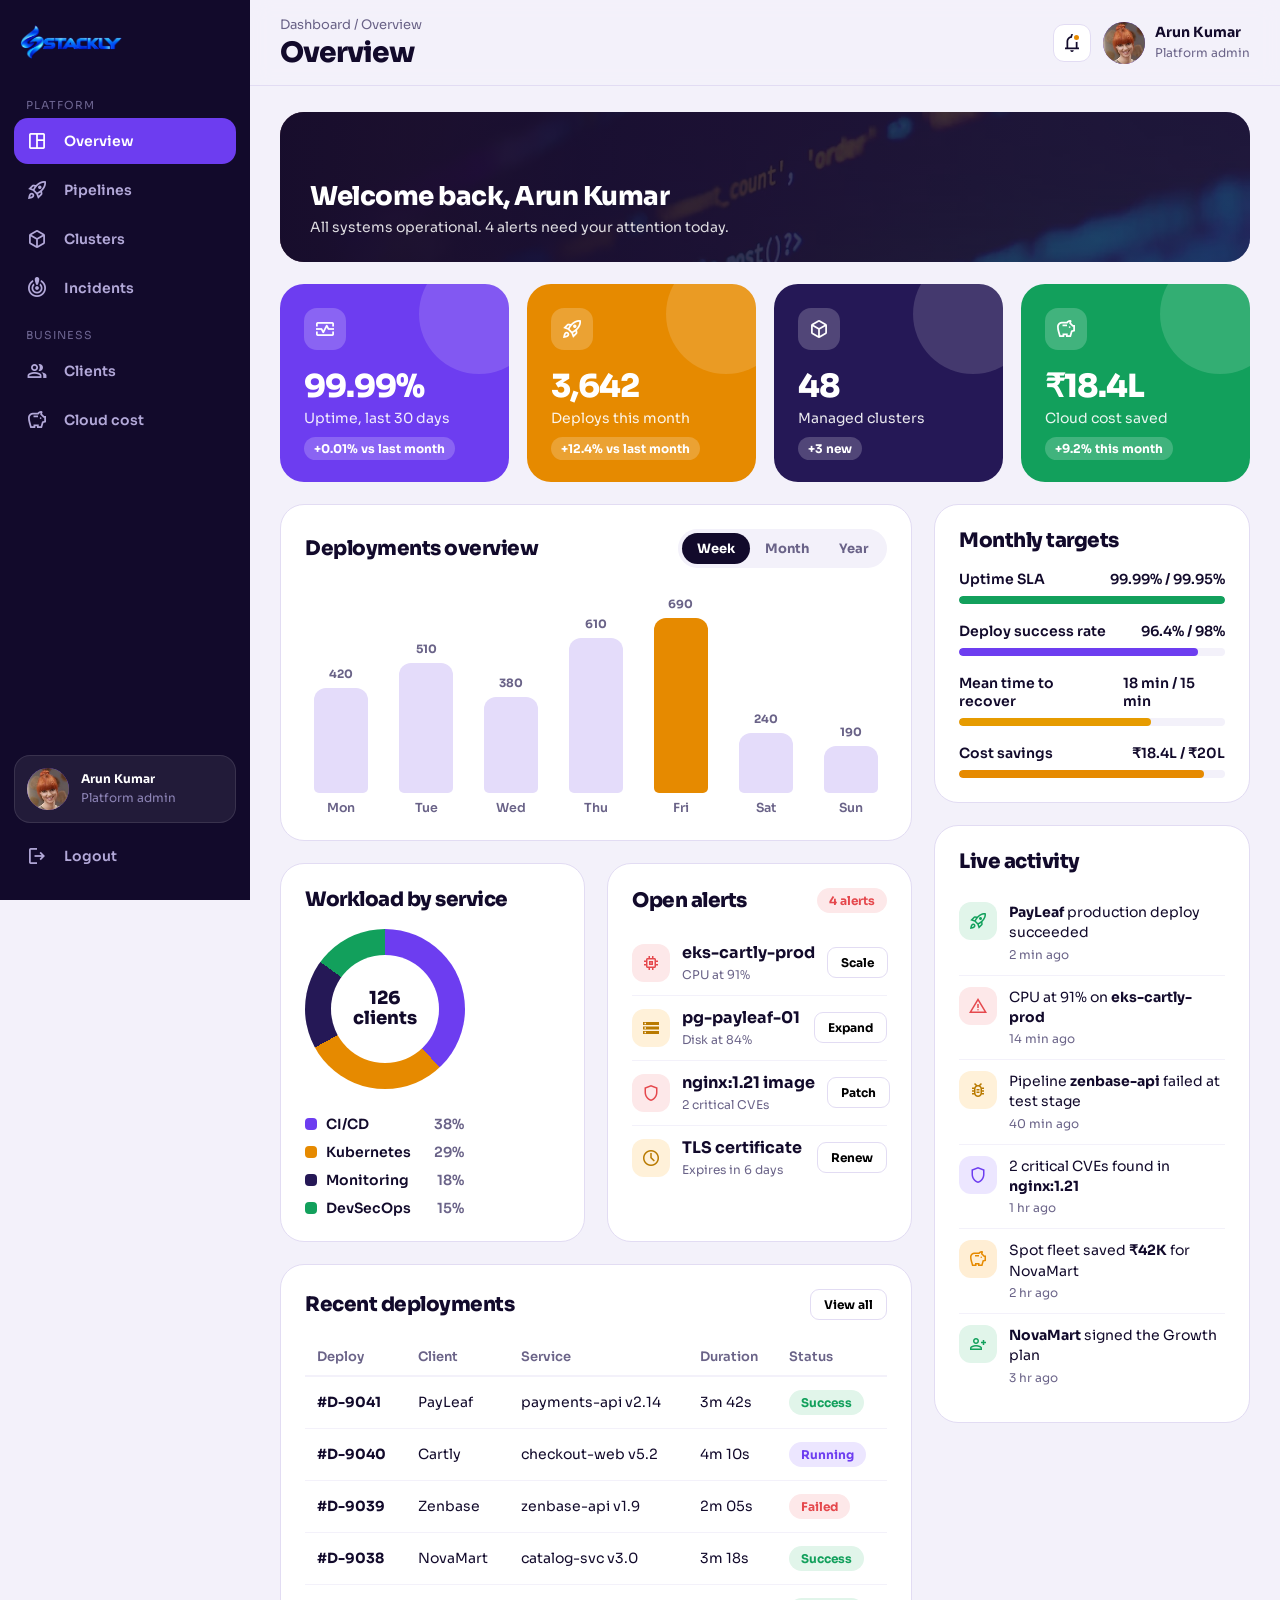
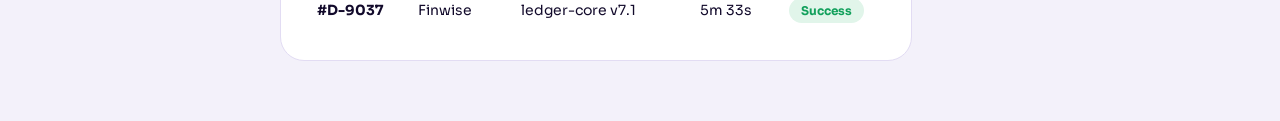
<file: admin.html>
<!DOCTYPE html>
<html lang="en">

<head>
    <meta charset="UTF-8">
    <meta name="viewport" content="width=device-width, initial-scale=1, viewport-fit=cover">
    <title>Pipeworks - DevOps Dashboard</title>
    <link rel="preconnect" href="https://fonts.googleapis.com">
    <link rel="preconnect" href="https://fonts.gstatic.com" crossorigin>
    <link
        href="https://fonts.googleapis.com/css2?family=Sora:wght@400;600;700;800&family=JetBrains+Mono:wght@500&display=swap"
        rel="stylesheet">
    <link rel="stylesheet"
        href="https://fonts.googleapis.com/css2?family=Material+Symbols+Outlined:opsz,wght,FILL,GRAD@20..48,100..700,0,-50..200">
    <style>
        :root {
            --ink: #120a2b;
            --ink2: #251856;
            --blue: #6d3df0;
            --blue-d: #5528d6;
            --orange: #e68a00;
            --green: #12a05c;
            --red: #e5484d;
            --amber: #e69b00;
            --paper: #f3f1fa;
            --line: #e2dcf3;
            --muted: #6a6388
        }

        * {
            margin: 0;
            padding: 0;
            box-sizing: border-box
        }

        html {
            overflow-x: clip
        }

        body {
            font-family: "Sora", sans-serif;
            background: var(--paper);
            color: var(--ink);
            min-height: 100vh;
            overflow-x: clip
        }

        h1,
        h2,
        h3,
        h4 {
            line-height: 1.15
        }

        img {
            display: block;
            max-width: 100%
        }

        button,
        input,
        select {
            font-family: inherit
        }

        :focus-visible {
            outline: 3px solid var(--orange);
            outline-offset: 2px
        }

        .material-symbols-outlined {
            font-size: 22px
        }

        .mono {
            font-family: "JetBrains Mono", monospace
        }

        /* rail */
        .rail {
            position: fixed;
            left: 0;
            top: 0;
            bottom: 0;
            width: 250px;
            background: var(--ink);
            color: #b3a9d9;
            z-index: 100;
            display: flex;
            flex-direction: column;
            padding: 18px 14px;
            overflow: hidden
        }

        .brand {
            display: flex;
            align-items: center;
            height: 48px;
            margin-bottom: 18px;
            padding-left: 6px
        }

        .brand img {
            height: 34px;
            width: auto;
            cursor: pointer
        }

        .grp {
            font-size: 11px;
            letter-spacing: 1px;
            text-transform: uppercase;
            color: #6d6591;
            padding: 14px 12px 6px
        }

        .rail nav {
            flex: 1 1 auto;
            min-height: 0;
            overflow-y: auto;
            scrollbar-width: none
        }

        .rail button.nv {
            display: flex;
            align-items: center;
            gap: 16px;
            width: 100%;
            padding: 12px;
            border: none;
            background: transparent;
            color: inherit;
            font-weight: 600;
            font-size: 14px;
            border-radius: 14px;
            cursor: pointer;
            white-space: nowrap;
            margin-bottom: 3px;
            transition: .2s;
            text-align: left
        }

        .rail button.nv:hover {
            background: rgba(255, 255, 255, .08);
            color: #fff
        }

        .ib.burger{
            display: none;
        }

        .rail button.nv.active {
            background: var(--blue);
            color: #fff
        }

        .rail .logout {
            margin-top: 10px;
            border-top: 1px solid #2c2058;
            padding-top: 12px;
            flex-shrink: 0
        }

        .scrim {
            display: none
        }

        .rail-close {
            display: none;
            width: 36px;
            height: 36px;
            border-radius: 10px;
            border: 1px solid rgba(255, 255, 255, .2);
            background: rgba(255, 255, 255, .08);
            color: #fff;
            cursor: pointer;
            place-items: center;
            margin-left: auto
        }

        .side-user {
            display: flex;
            align-items: center;
            gap: 12px;
            background: rgba(255, 255, 255, .07);
            border: 1px solid rgba(255, 255, 255, .1);
            border-radius: 16px;
            padding: 12px;
            margin-top: 10px
        }

        .side-user .uname{
            font-size: 12px;
        }

        .side-user b {
            display: block;
            color: #fff;
            font-size: 14px
        }

        .side-user small {
            color: #8f86b8;
            font-size: 12px
        }

        /* main */
        .main {
            margin-left: 250px;
            min-height: 100vh;
            min-width: 0
        }

        .head {
            position: sticky;
            top: 0;
            z-index: 50;
            background: rgba(243, 241, 250, .92);
            backdrop-filter: blur(10px);
            border-bottom: 1px solid var(--line)
        }

        .head-in {
            display: flex;
            align-items: center;
            justify-content: space-between;
            gap: 16px;
            padding: 16px 30px
        }

        .burger {
            display: none
        }

        .crumb {
            color: var(--muted);
            font-size: 13px;
            margin-bottom: 4px
        }

        .head h1 {
            font-size: 28px;
            font-weight: 800;
            letter-spacing: -1px
        }

        .head-r {
            display: flex;
            align-items: center;
            gap: 12px
        }

        .ib {
            width: 38px;
            height: 38px;
            border-radius: 11px;
            border: 1px solid var(--line);
            background: #fff;
            display: grid;
            place-items: center;
            cursor: pointer;
            color: var(--ink);
            position: relative;
            transition: .2s
        }

        .ib:hover {
            border-color: var(--blue);
            color: var(--blue)
        }

        .ib .dot {
            position: absolute;
            top: 8px;
            right: 9px;
            width: 9px;
            height: 9px;
            border-radius: 50%;
            background: var(--orange);
            border: 2px solid #fff
        }

        .me {
            display: flex;
            align-items: center;
            gap: 10px
        }

        .av {
            width: 42px;
            height: 42px;
            border-radius: 50%;
            background: var(--blue);
            color: #fff;
            display: grid;
            place-items: center;
            font-weight: 800;
            position: relative;
            overflow: hidden;
            flex-shrink: 0
        }

        .av i {
            font-style: normal
        }

        .av img {
            position: absolute;
            inset: 0;
            width: 100%;
            height: 100%;
            object-fit: cover
        }

        .av.sm {
            width: 36px;
            height: 36px;
            font-size: 14px;
            background: var(--orange)
        }

        .me b {
            display: block;
            font-size: 14px
        }

        .me small {
            color: var(--muted);
            font-size: 12px
        }

        .pop {
            position: absolute;
            right: 30px;
            top: 72px;
            width: 340px;
            background: #fff;
            border: 1px solid var(--line);
            border-radius: 20px;
            box-shadow: 0 24px 50px rgba(18, 10, 43, .18);
            padding: 18px;
            display: none
        }

        .pop.show {
            display: block
        }

        .pop h4 {
            font-size: 18px;
            margin-bottom: 6px
        }

        .page {
            padding: 26px 30px 60px;
            min-width: 0
        }

        .view {
            display: none;
            flex-direction: column;
            gap: 22px;
            min-width: 0
        }

        .view.active {
            display: flex
        }

        .view>* {
            min-width: 0;
            max-width: 100%
        }

        /* tiles + stats */
        .tiles,
        .stats {
            display: grid;
            grid-template-columns: repeat(4, minmax(0, 1fr));
            gap: 18px
        }

        .tile {
            border-radius: 24px;
            padding: 24px;
            color: #fff;
            position: relative;
            overflow: hidden
        }

        .tile::after {
            content: "";
            position: absolute;
            right: -30px;
            top: -30px;
            width: 120px;
            height: 120px;
            border-radius: 50%;
            background: rgba(255, 255, 255, .14)
        }

        .tile .material-symbols-outlined {
            background: rgba(255, 255, 255, .2);
            border-radius: 13px;
            padding: 10px;
            margin-bottom: 18px;
            position: relative;
            z-index: 1
        }

        .tile h3 {
            font-size: 32px;
            font-weight: 800;
            letter-spacing: -1px
        }

        .tile p {
            opacity: .9;
            margin: 4px 0 10px;
            font-size: 14px
        }

        .tile small {
            background: rgba(255, 255, 255, .2);
            padding: 4px 10px;
            border-radius: 20px;
            font-weight: 700;
            font-size: 12px
        }

        .t-blue {
            background: var(--blue)
        }

        .t-or {
            background: var(--orange)
        }

        .t-ink {
            background: var(--ink2)
        }

        .t-gr {
            background: var(--green)
        }

        .stat {
            background: #fff;
            border: 1px solid var(--line);
            border-radius: 20px;
            padding: 20px;
            display: flex;
            flex-direction: column;
            gap: 12px
        }

        .stat>.material-symbols-outlined {
            width: 44px;
            height: 44px;
            border-radius: 13px;
            background: var(--paper);
            color: var(--blue);
            display: grid;
            place-items: center
        }

        .stat h3 {
            font-size: 28px;
            font-weight: 800;
            letter-spacing: -1px
        }

        .stat p {
            color: var(--muted);
            font-size: 14px;
            margin-top: 3px
        }

        .stat small {
            font-weight: 700;
            font-size: 13px
        }

        .up {
            color: var(--green)
        }

        .dn {
            color: var(--red)
        }

        /* cards */
        .card {
            background: #fff;
            border: 1px solid var(--line);
            border-radius: 24px;
            padding: 24px;
            overflow-x: auto;
            min-width: 0
        }

        .ch {
            display: flex;
            justify-content: space-between;
            align-items: center;
            gap: 12px;
            flex-wrap: wrap;
            margin-bottom: 18px
        }

        .ch h2 {
            font-size: 20px;
            font-weight: 800;
            letter-spacing: -.5px
        }

        .layout {
            display: grid;
            grid-template-columns: minmax(0, 2fr) minmax(0, 1fr);
            gap: 22px;
            align-items: start
        }

        .stack {
            display: flex;
            flex-direction: column;
            gap: 22px;
            min-width: 0
        }

        .two {
            display: grid;
            grid-template-columns: minmax(0, 1fr) minmax(0, 1fr);
            gap: 22px
        }

        .between {
            display: flex;
            justify-content: space-between;
            align-items: center;
            gap: 10px
        }

        .muted {
            color: var(--muted);
            font-size: 13px
        }

        /* chart */
        .chart {
            display: flex;
            align-items: flex-end;
            gap: 12px;
            height: 230px;
            padding-top: 6px
        }

        .col {
            flex: 1;
            height: 100%;
            display: flex;
            flex-direction: column;
            justify-content: flex-end;
            align-items: center;
            gap: 7px;
            min-width: 0
        }

        .col i {
            display: block;
            width: 100%;
            max-width: 54px;
            background: #e4dcfa;
            border-radius: 12px 12px 5px 5px;
            transition: height .5s ease, background .2s
        }

        .col:hover i {
            background: var(--blue)
        }

        .col.hi i {
            background: var(--orange)
        }

        .col span {
            font-size: 11.5px;
            font-weight: 700;
            color: var(--muted)
        }

        .col b {
            font-size: 12.5px;
            color: var(--muted);
            font-weight: 600
        }

        .seg {
            display: flex;
            background: var(--paper);
            border-radius: 30px;
            padding: 4px
        }

        .seg button {
            border: none;
            background: transparent;
            padding: 7px 15px;
            border-radius: 30px;
            font-weight: 700;
            font-size: 13px;
            color: var(--muted);
            cursor: pointer
        }

        .seg button.active {
            background: var(--ink);
            color: #fff
        }

        /* donut */
        .donut-wrap {
            display: flex;
            align-items: center;
            justify-content: space-between;
            gap: 26px;
            flex-wrap: wrap
        }

        .donut {
            width: 160px;
            height: 160px;
            border-radius: 50%;
            position: relative;
            flex-shrink: 0
        }

        .donut::after {
            content: attr(data-c);
            position: absolute;
            inset: 26px;
            background: #fff;
            border-radius: 50%;
            display: grid;
            place-items: center;
            font-weight: 800;
            font-size: 18px;
            text-align: center;
            line-height: 1.1;
            padding: 6px
        }

        .legend {
            display: grid;
            gap: 10px;
            font-size: 14px;
            font-weight: 600
        }

        .legend span {
            display: flex;
            align-items: center;
            gap: 9px
        }

        .legend i {
            width: 12px;
            height: 12px;
            border-radius: 4px
        }

        .legend em {
            margin-left: auto;
            font-style: normal;
            color: var(--muted);
            padding-left: 14px
        }

        /* tables */
        table {
            width: 100%;
            border-collapse: collapse;
            min-width: 540px
        }

        th {
            text-align: left;
            font-size: 13px;
            color: var(--muted);
            font-weight: 600;
            padding: 10px 12px;
            border-bottom: 2px solid var(--paper)
        }

        td {
            padding: 13px 12px;
            border-bottom: 1px solid var(--paper);
            font-size: 14px;
            white-space: nowrap
        }

        tbody tr:last-child td {
            border-bottom: none
        }

        tbody tr:hover {
            background: #faf9fe
        }

        .cell {
            display: flex;
            align-items: center;
            gap: 12px;
            min-width: max-content
        }

        .cell b {
            display: block
        }

        .cell small,
        td small {
            color: var(--muted);
            font-size: 12px
        }

        .badge {
            display: inline-block;
            padding: 5px 12px;
            border-radius: 30px;
            font-size: 12px;
            font-weight: 700
        }

        .badge.ok {
            background: #e1f5ea;
            color: var(--green)
        }

        .badge.blue {
            background: #ece6ff;
            color: var(--blue)
        }

        .badge.low {
            background: #fff1d9;
            color: #b97a00
        }

        .badge.out {
            background: #fde8e9;
            color: var(--red)
        }

        .bar {
            height: 8px;
            width: 110px;
            background: var(--paper);
            border-radius: 8px;
            overflow: hidden;
            margin-bottom: 4px
        }

        .bar.full {
            width: 100%;
            margin: 0
        }

        .bar i {
            display: block;
            height: 100%;
            border-radius: 8px
        }

        .bar i.ok {
            background: var(--green)
        }

        .bar i.low {
            background: var(--amber)
        }

        .bar i.out {
            background: var(--red)
        }

        .bar i.blue {
            background: var(--blue)
        }

        .bar i.or {
            background: var(--orange)
        }

        select.st {
            border: none;
            border-radius: 30px;
            padding: 6px 10px;
            font: 700 12px "Sora", sans-serif;
            cursor: pointer
        }

        select.st.ok {
            background: #e1f5ea;
            color: var(--green)
        }

        select.st.blue {
            background: #ece6ff;
            color: var(--blue)
        }

        select.st.low {
            background: #fff1d9;
            color: #b97a00
        }

        select.st.out {
            background: #fde8e9;
            color: var(--red)
        }

        .row {
            display: flex;
            justify-content: space-between;
            align-items: center;
            gap: 12px;
            padding: 11px 0;
            border-bottom: 1px solid var(--paper)
        }

        .row:last-child {
            border-bottom: none
        }

        .act {
            display: flex;
            gap: 12px;
            padding: 11px 0;
            border-bottom: 1px solid var(--paper)
        }

        .act:last-child {
            border-bottom: none
        }

        .act p {
            font-size: 14px;
            line-height: 1.45
        }

        .act small {
            color: var(--muted);
            font-size: 12px
        }

        .ic {
            width: 38px;
            height: 38px;
            border-radius: 12px;
            display: grid;
            place-items: center;
            flex-shrink: 0;
            font-size: 20px
        }

        .ic.blue {
            background: #ece6ff;
            color: var(--blue)
        }

        .ic.orange {
            background: #ffeed4;
            color: var(--orange)
        }

        .ic.red {
            background: #fde8e9;
            color: var(--red)
        }

        .ic.amber {
            background: #fff1d9;
            color: #b97a00
        }

        .ic.green {
            background: #e1f5ea;
            color: var(--green)
        }

        .target {
            margin-bottom: 18px
        }

        .target:last-child {
            margin-bottom: 0
        }

        .target .between {
            font-size: 14px;
            font-weight: 600;
            margin-bottom: 8px
        }

        .dist {
            display: grid;
            grid-template-columns: 110px minmax(0, 1fr) 64px;
            gap: 12px;
            align-items: center;
            font-size: 14px;
            font-weight: 600;
            margin-bottom: 12px
        }

        .dist span:last-child {
            text-align: right;
            color: var(--muted)
        }

        /* chips, buttons */
        .chips {
            display: flex;
            gap: 8px;
            flex-wrap: wrap
        }

        .chip {
            padding: 8px 17px;
            border-radius: 30px;
            border: 1.5px solid var(--line);
            background: #fff;
            font-weight: 600;
            font-size: 13px;
            cursor: pointer;
            transition: .2s
        }

        .chip:hover {
            border-color: var(--blue)
        }

        .chip.active {
            background: var(--ink);
            border-color: var(--ink);
            color: #fff
        }

        .btn {
            display: inline-flex;
            align-items: center;
            gap: 7px;
            padding: 11px 20px;
            border-radius: 12px;
            border: none;
            font-weight: 700;
            font-size: 14px;
            cursor: pointer;
            transition: transform .2s, background .2s;
            color: #fff;
            background: var(--blue)
        }

        .btn:hover {
            transform: translateY(-2px);
            background: var(--blue-d)
        }

        .btn-sm {
            padding: 7px 13px;
            border-radius: 9px;
            border: 1.5px solid var(--line);
            background: #fff;
            font-weight: 700;
            font-size: 12px;
            cursor: pointer;
            transition: .2s
        }

        .btn-sm:hover {
            border-color: var(--blue);
            color: var(--blue)
        }

        .empty {
            display: none;
            text-align: center;
            color: var(--muted);
            padding: 28px
        }

        .ships {
            display: grid;
            grid-template-columns: repeat(3, minmax(0, 1fr));
            gap: 18px
        }

        .ship {
            border: 1px solid var(--line);
            border-radius: 20px;
            padding: 20px;
            display: flex;
            flex-direction: column;
            gap: 12px;
            min-width: 0
        }

        .ship p {
            color: var(--muted);
            font-size: 14px
        }

        .toast {
            position: fixed;
            bottom: 26px;
            left: 50%;
            transform: translate(-50%, 30px);
            background: var(--ink);
            color: #fff;
            padding: 14px 22px;
            border-radius: 14px;
            font-weight: 600;
            display: flex;
            align-items: center;
            gap: 10px;
            opacity: 0;
            pointer-events: none;
            transition: .3s;
            z-index: 400
        }

        .toast.show {
            opacity: 1;
            transform: translate(-50%, 0)
        }

        .toast .material-symbols-outlined {
            color: #4ade80
        }

        .ship-img {
            width: 100%;
            height: 120px;
            object-fit: cover;
            border-radius: 14px
        }

        .welcome {
            position: relative;
            border-radius: 24px;
            overflow: hidden;
            min-height: 150px;
            display: flex;
            align-items: flex-end;
            color: #fff;
            background: var(--ink2)
        }

        .welcome img {
            position: absolute;
            inset: 0;
            width: 100%;
            height: 100%;
            object-fit: cover;
            opacity: .45
        }

        .welcome::before {
            content: "";
            position: absolute;
            inset: 0;
            background: linear-gradient(90deg, rgba(18, 10, 43, .92), rgba(18, 10, 43, .3));
            z-index: 1
        }

        .welcome div {
            position: relative;
            z-index: 2;
            padding: 26px 30px
        }

        .welcome h2 {
            font-size: 26px;
            font-weight: 800;
            letter-spacing: -.5px;
            margin-bottom: 6px
        }

        .welcome p {
            font-size: 14px;
            opacity: .85
        }

        .toplogo {
            width: 120px;
            display: none
        }

        @media(max-width:1200px) {

            .tiles,
            .stats {
                grid-template-columns: repeat(2, minmax(0, 1fr))
            }

            .layout {
                grid-template-columns: minmax(0, 1fr)
            }

            .ships {
                grid-template-columns: repeat(2, minmax(0, 1fr))
            }
        }

        @media(max-width:900px) {

                .ib.burger{
            display: block;
        }

            .rail {
                width: min(300px, 82vw);
                transform: translateX(-100%);
                transition: transform .3s ease
            }

            .rail.open {
                transform: none
            }

            .scrim.show {
                display: block;
                position: fixed;
                inset: 0;
                background: rgba(18, 10, 43, .55);
                z-index: 90
            }

            .main {
                margin-left: 0;
                width: 100%
            }

            .burger,
            .rail-close {
                display: grid
            }

            .head-in {
                padding: 12px 14px
            }

            .head h1 {
                font-size: 22px
            }

            .page {
                padding: 18px 14px 50px
            }

            .two {
                grid-template-columns: minmax(0, 1fr)
            }

            .pop {
                right: 12px;
                left: 12px;
                width: auto;
                max-height: 70vh;
                overflow-y: auto
            }
        }

        @media(max-width:560px) {

            .tiles,
            .stats,
            .ships {
                grid-template-columns: minmax(0, 1fr)
            }

            .crumb,
            #title,
            .head-r .me .txt {
                display: none
            }

            .toplogo {
                display: block
            }

            .page {
                padding: 14px 10px 45px
            }

            .welcome div {
                padding: 20px
            }

            .welcome h2 {
                font-size: 21px
            }

            .card {
                padding: 16px;
                border-radius: 18px
            }

            .chart {
                gap: 7px;
                height: 190px
            }

            .col span,
            .col b {
                font-size: 10px
            }

            .dist {
                grid-template-columns: 90px minmax(0, 1fr) 56px
            }
        }
    </style>
</head>

<body>
    <aside class="rail" id="rail">
        <div class="brand"><img src="./src/logo.webp" class="asidelogo" alt="Pipeworks logo"><button class="rail-close"
                id="railClose" aria-label="Close menu"><span class="material-symbols-outlined">close</span></button>
        </div>
        <nav id="nav">
            <div class="grp">Platform</div>
            <button class="nv active" data-view="overview"><span
                    class="material-symbols-outlined">space_dashboard</span>Overview</button>
            <button class="nv" data-view="pipelines"><span
                    class="material-symbols-outlined">rocket_launch</span>Pipelines</button>
            <button class="nv" data-view="clusters"><span
                    class="material-symbols-outlined">deployed_code</span>Clusters</button>
            <button class="nv" data-view="incidents"><span
                    class="material-symbols-outlined">crisis_alert</span>Incidents</button>
            <div class="grp">Business</div>
            <button class="nv" data-view="clients"><span class="material-symbols-outlined">group</span>Clients</button>
            <button class="nv" data-view="cost"><span class="material-symbols-outlined">savings</span>Cloud
                cost</button>
        </nav>
        <div class="side-user"><span class="av"><i class="ini">A</i><img
                    src="./src/img18.webp"
                    alt="" onerror="this.remove()"></span>
            <div><b class="uname">Arun Kumar</b><small>Platform admin</small></div>
        </div>
        <button class="nv logout" id="logout"><span class="material-symbols-outlined">logout</span>Logout</button>
    </aside>
    <div class="scrim" id="scrim"></div>

    <div class="main">
        <header class="head">
            <div class="head-in">
                <div class="between" style="gap:14px">
                    <button class="ib burger" id="burger" aria-label="Open menu"><span
                            class="material-symbols-outlined">menu</span></button>
                    <div>
                        <div class="crumb">Dashboard / <span id="crumb">Overview</span></div>
                        <h1 id="title">Overview</h1>
                        <a href="admin.html"><img src="./src/logo.webp" alt="Pipeworks logo" class="toplogo"></a>
                    </div>
                </div>
                <div class="head-r">
                    <button class="ib" id="bell" aria-label="Notifications"><span
                            class="material-symbols-outlined">notifications</span><span class="dot"></span></button>
                    <div class="me"><span class="av"><i class="ini">A</i><img
                                src="./src/img18.webp"
                                alt="" onerror="this.remove()"></span>
                        <div class="txt"><b class="uname">Arun Kumar</b><small>Platform admin</small></div>
                    </div>
                </div>
            </div>
            <div class="pop" id="pop">
                <h4>Notifications</h4>
                <div class="act"><span class="material-symbols-outlined ic green">rocket_launch</span>
                    <div>
                        <p><b>PayLeaf</b> production deploy succeeded</p><small>2 min ago</small>
                    </div>
                </div>
                <div class="act"><span class="material-symbols-outlined ic red">warning</span>
                    <div>
                        <p>CPU at 91% on <b>eks-cartly-prod</b></p><small>14 min ago</small>
                    </div>
                </div>
                <div class="act"><span class="material-symbols-outlined ic amber">bug_report</span>
                    <div>
                        <p>Pipeline <b>zenbase-api</b> failed at test stage</p><small>40 min ago</small>
                    </div>
                </div>
                <div class="act"><span class="material-symbols-outlined ic blue">shield</span>
                    <div>
                        <p>2 critical CVEs found in <b>nginx:1.21</b></p><small>1 hr ago</small>
                    </div>
                </div>
                <div class="act"><span class="material-symbols-outlined ic green">person_add</span>
                    <div>
                        <p><b>NovaMart</b> signed the Growth plan</p><small>3 hr ago</small>
                    </div>
                </div>
            </div>
        </header>

        <main class="page">

            <!-- OVERVIEW -->
            <section class="view active" id="overview">
                <div class="welcome"><img
                        src="./src/image_27.webp"
                        alt="" onerror="this.remove()">
                    <div>
                        <h2>Welcome back, <span class="uname2">Arun</span></h2>
                        <p>All systems operational. 4 alerts need your attention today.</p>
                    </div>
                </div>
                <div class="tiles">
                    <div class="tile t-blue"><span class="material-symbols-outlined">monitor_heart</span>
                        <h3>99.99%</h3>
                        <p>Uptime, last 30 days</p><small>+0.01% vs last month</small>
                    </div>
                    <div class="tile t-or"><span class="material-symbols-outlined">rocket_launch</span>
                        <h3>3,642</h3>
                        <p>Deploys this month</p><small>+12.4% vs last month</small>
                    </div>
                    <div class="tile t-ink"><span class="material-symbols-outlined">deployed_code</span>
                        <h3>48</h3>
                        <p>Managed clusters</p><small>+3 new</small>
                    </div>
                    <div class="tile t-gr"><span class="material-symbols-outlined">savings</span>
                        <h3>₹18.4L</h3>
                        <p>Cloud cost saved</p><small>+9.2% this month</small>
                    </div>
                </div>
                <div class="layout">
                    <div class="stack">
                        <div class="card">
                            <div class="ch">
                                <h2>Deployments overview</h2>
                                <div class="seg" id="range"><button class="active" data-r="week">Week</button><button
                                        data-r="month">Month</button><button data-r="year">Year</button></div>
                            </div>
                            <div class="chart" id="chart"></div>
                        </div>
                        <div class="two">
                            <div class="card">
                                <div class="ch">
                                    <h2>Workload by service</h2>
                                </div>
                                <div class="donut-wrap">
                                    <div class="donut" data-c="126 clients"
                                        style="background:conic-gradient(var(--blue) 0 38%,var(--orange) 38% 67%,var(--ink2) 67% 85%,var(--green) 85% 100%)">
                                    </div>
                                    <div class="legend"><span><i
                                                style="background:var(--blue)"></i>CI/CD<em>38%</em></span><span><i
                                                style="background:var(--orange)"></i>Kubernetes<em>29%</em></span><span><i
                                                style="background:var(--ink2)"></i>Monitoring<em>18%</em></span><span><i
                                                style="background:var(--green)"></i>DevSecOps<em>15%</em></span></div>
                                </div>
                            </div>
                            <div class="card">
                                <div class="ch">
                                    <h2>Open alerts</h2><span class="badge out">4 alerts</span>
                                </div>
                                <div class="row">
                                    <div class="cell"><span class="material-symbols-outlined ic red">memory</span>
                                        <div><b>eks-cartly-prod</b><small>CPU at 91%</small></div>
                                    </div><button class="btn-sm errorpage">Scale</button>
                                </div>
                                <div class="row">
                                    <div class="cell"><span class="material-symbols-outlined ic amber">storage</span>
                                        <div><b>pg-payleaf-01</b><small>Disk at 84%</small></div>
                                    </div><button class="btn-sm errorpage">Expand</button>
                                </div>
                                <div class="row">
                                    <div class="cell"><span class="material-symbols-outlined ic red">shield</span>
                                        <div><b>nginx:1.21 image</b><small>2 critical CVEs</small></div>
                                    </div><button class="btn-sm errorpage">Patch</button>
                                </div>
                                <div class="row">
                                    <div class="cell"><span class="material-symbols-outlined ic amber">schedule</span>
                                        <div><b>TLS certificate</b><small>Expires in 6 days</small></div>
                                    </div><button class="btn-sm errorpage">Renew</button>
                                </div>
                            </div>
                        </div>
                        <div class="card">
                            <div class="ch">
                                <h2>Recent deployments</h2><button class="btn-sm errorpage">View all</button>
                            </div>
                            <table>
                                <thead>
                                    <tr>
                                        <th>Deploy</th>
                                        <th>Client</th>
                                        <th>Service</th>
                                        <th>Duration</th>
                                        <th>Status</th>
                                    </tr>
                                </thead>
                                <tbody>
                                    <tr>
                                        <td><b>#D-9041</b></td>
                                        <td>PayLeaf</td>
                                        <td>payments-api v2.14</td>
                                        <td>3m 42s</td>
                                        <td><span class="badge ok">Success</span></td>
                                    </tr>
                                    <tr>
                                        <td><b>#D-9040</b></td>
                                        <td>Cartly</td>
                                        <td>checkout-web v5.2</td>
                                        <td>4m 10s</td>
                                        <td><span class="badge blue">Running</span></td>
                                    </tr>
                                    <tr>
                                        <td><b>#D-9039</b></td>
                                        <td>Zenbase</td>
                                        <td>zenbase-api v1.9</td>
                                        <td>2m 05s</td>
                                        <td><span class="badge out">Failed</span></td>
                                    </tr>
                                    <tr>
                                        <td><b>#D-9038</b></td>
                                        <td>NovaMart</td>
                                        <td>catalog-svc v3.0</td>
                                        <td>3m 18s</td>
                                        <td><span class="badge ok">Success</span></td>
                                    </tr>
                                    <tr>
                                        <td><b>#D-9037</b></td>
                                        <td>Finwise</td>
                                        <td>ledger-core v7.1</td>
                                        <td>5m 33s</td>
                                        <td><span class="badge ok">Success</span></td>
                                    </tr>
                                </tbody>
                            </table>
                        </div>
                    </div>
                    <div class="stack">
                        <div class="card">
                            <div class="ch">
                                <h2>Monthly targets</h2>
                            </div>
                            <div class="target">
                                <div class="between"><span>Uptime SLA</span><span>99.99% / 99.95%</span></div>
                                <div class="bar full"><i class="ok" style="width:100%"></i></div>
                            </div>
                            <div class="target">
                                <div class="between"><span>Deploy success rate</span><span>96.4% / 98%</span></div>
                                <div class="bar full"><i class="blue" style="width:90%"></i></div>
                            </div>
                            <div class="target">
                                <div class="between"><span>Mean time to recover</span><span>18 min / 15 min</span></div>
                                <div class="bar full"><i class="low" style="width:72%"></i></div>
                            </div>
                            <div class="target">
                                <div class="between"><span>Cost savings</span><span>₹18.4L / ₹20L</span></div>
                                <div class="bar full"><i class="or" style="width:92%"></i></div>
                            </div>
                        </div>
                        <div class="card">
                            <div class="ch">
                                <h2>Live activity</h2>
                            </div>
                            <div class="act"><span class="material-symbols-outlined ic green">rocket_launch</span>
                                <div>
                                    <p><b>PayLeaf</b> production deploy succeeded</p><small>2 min ago</small>
                                </div>
                            </div>
                            <div class="act"><span class="material-symbols-outlined ic red">warning</span>
                                <div>
                                    <p>CPU at 91% on <b>eks-cartly-prod</b></p><small>14 min ago</small>
                                </div>
                            </div>
                            <div class="act"><span class="material-symbols-outlined ic amber">bug_report</span>
                                <div>
                                    <p>Pipeline <b>zenbase-api</b> failed at test stage</p><small>40 min ago</small>
                                </div>
                            </div>
                            <div class="act"><span class="material-symbols-outlined ic blue">shield</span>
                                <div>
                                    <p>2 critical CVEs found in <b>nginx:1.21</b></p><small>1 hr ago</small>
                                </div>
                            </div>
                            <div class="act"><span class="material-symbols-outlined ic orange">savings</span>
                                <div>
                                    <p>Spot fleet saved <b>₹42K</b> for NovaMart</p><small>2 hr ago</small>
                                </div>
                            </div>
                            <div class="act"><span class="material-symbols-outlined ic green">person_add</span>
                                <div>
                                    <p><b>NovaMart</b> signed the Growth plan</p><small>3 hr ago</small>
                                </div>
                            </div>
                        </div>
                    </div>
                </div>
            </section>

            <!-- PIPELINES -->
            <section class="view" id="pipelines">
                <div class="stats">
                    <div class="stat"><span class="material-symbols-outlined">account_tree</span>
                        <div>
                            <h3>412</h3>
                            <p>Active pipelines</p>
                        </div><small class="up">+14 this month</small>
                    </div>
                    <div class="stat"><span class="material-symbols-outlined">task_alt</span>
                        <div>
                            <h3>96.4%</h3>
                            <p>Success rate</p>
                        </div><small class="up">+1.2% this month</small>
                    </div>
                    <div class="stat"><span class="material-symbols-outlined">timer</span>
                        <div>
                            <h3>3m 48s</h3>
                            <p>Average build time</p>
                        </div><small class="up">-22s vs last month</small>
                    </div>
                    <div class="stat"><span class="material-symbols-outlined">error</span>
                        <div>
                            <h3>7</h3>
                            <p>Failed today</p>
                        </div><small class="dn">Needs attention</small>
                    </div>
                </div>
                <div class="card">
                    <div class="ch">
                        <h2>All pipelines</h2>
                        <div class="chips" id="pipeChips"><button class="chip active" data-f="all">All</button><button
                                class="chip" data-f="success">Success</button><button class="chip"
                                data-f="running">Running</button><button class="chip" data-f="failed">Failed</button>
                        </div>
                        <button class="btn errorpage"><span class="material-symbols-outlined">add</span>New
                            pipeline</button>
                    </div>
                    <table>
                        <thead>
                            <tr>
                                <th>Pipeline</th>
                                <th>Client</th>
                                <th>Branch</th>
                                <th>Tool</th>
                                <th>Duration</th>
                                <th>Last run</th>
                                <th>Status</th>
                            </tr>
                        </thead>
                        <tbody class="s" id="pipeBody">
                            <tr data-status="success">
                                <td>
                                    <div class="cell"><span
                                            class="material-symbols-outlined ic blue">rocket_launch</span>
                                        <div><b>payments-api</b><small>PL-1001</small></div>
                                    </div>
                                </td>
                                <td>PayLeaf</td>
                                <td class="mono">main</td>
                                <td>GitHub Actions</td>
                                <td>3m 42s</td>
                                <td>2 min ago</td>
                                <td><span class="badge ok">Success</span></td>
                            </tr>
                            <tr data-status="running">
                                <td>
                                    <div class="cell"><span
                                            class="material-symbols-outlined ic blue">rocket_launch</span>
                                        <div><b>checkout-web</b><small>PL-1002</small></div>
                                    </div>
                                </td>
                                <td>Cartly</td>
                                <td class="mono">release/5.2</td>
                                <td>Jenkins</td>
                                <td>4m 10s</td>
                                <td>Running now</td>
                                <td><span class="badge blue">Running</span></td>
                            </tr>
                            <tr data-status="failed">
                                <td>
                                    <div class="cell"><span
                                            class="material-symbols-outlined ic red">rocket_launch</span>
                                        <div><b>zenbase-api</b><small>PL-1003</small></div>
                                    </div>
                                </td>
                                <td>Zenbase</td>
                                <td class="mono">develop</td>
                                <td>GitLab CI</td>
                                <td>2m 05s</td>
                                <td>40 min ago</td>
                                <td><span class="badge out">Failed</span></td>
                            </tr>
                            <tr data-status="success">
                                <td>
                                    <div class="cell"><span
                                            class="material-symbols-outlined ic blue">rocket_launch</span>
                                        <div><b>catalog-svc</b><small>PL-1004</small></div>
                                    </div>
                                </td>
                                <td>NovaMart</td>
                                <td class="mono">main</td>
                                <td>GitHub Actions</td>
                                <td>3m 18s</td>
                                <td>1 hr ago</td>
                                <td><span class="badge ok">Success</span></td>
                            </tr>
                            <tr data-status="success">
                                <td>
                                    <div class="cell"><span
                                            class="material-symbols-outlined ic blue">rocket_launch</span>
                                        <div><b>ledger-core</b><small>PL-1005</small></div>
                                    </div>
                                </td>
                                <td>Finwise</td>
                                <td class="mono">main</td>
                                <td>Jenkins</td>
                                <td>5m 33s</td>
                                <td>2 hr ago</td>
                                <td><span class="badge ok">Success</span></td>
                            </tr>
                            <tr data-status="running">
                                <td>
                                    <div class="cell"><span
                                            class="material-symbols-outlined ic blue">rocket_launch</span>
                                        <div><b>mobile-gateway</b><small>PL-1006</small></div>
                                    </div>
                                </td>
                                <td>PayLeaf</td>
                                <td class="mono">feature/otp</td>
                                <td>GitHub Actions</td>
                                <td>1m 51s</td>
                                <td>Running now</td>
                                <td><span class="badge blue">Running</span></td>
                            </tr>
                            <tr data-status="failed">
                                <td>
                                    <div class="cell"><span
                                            class="material-symbols-outlined ic red">rocket_launch</span>
                                        <div><b>search-indexer</b><small>PL-1007</small></div>
                                    </div>
                                </td>
                                <td>Cartly</td>
                                <td class="mono">main</td>
                                <td>GitLab CI</td>
                                <td>6m 02s</td>
                                <td>3 hr ago</td>
                                <td><span class="badge out">Failed</span></td>
                            </tr>
                            <tr data-status="success">
                                <td>
                                    <div class="cell"><span
                                            class="material-symbols-outlined ic blue">rocket_launch</span>
                                        <div><b>auth-service</b><small>PL-1008</small></div>
                                    </div>
                                </td>
                                <td>Zenbase</td>
                                <td class="mono">main</td>
                                <td>ArgoCD</td>
                                <td>2m 47s</td>
                                <td>4 hr ago</td>
                                <td><span class="badge ok">Success</span></td>
                            </tr>
                        </tbody>
                    </table>
                    <p class="empty">No pipelines match your filter.</p>
                </div>
            </section>

            <!-- CLUSTERS -->
            <section class="view" id="clusters">
                <div class="stats">
                    <div class="stat"><span class="material-symbols-outlined">deployed_code</span>
                        <div>
                            <h3>48</h3>
                            <p>Managed clusters</p>
                        </div><small class="up">+3 this month</small>
                    </div>
                    <div class="stat"><span class="material-symbols-outlined">dns</span>
                        <div>
                            <h3>612</h3>
                            <p>Nodes running</p>
                        </div><small class="up">Autoscaling on</small>
                    </div>
                    <div class="stat"><span class="material-symbols-outlined">memory</span>
                        <div>
                            <h3>58%</h3>
                            <p>Average CPU use</p>
                        </div><small class="up">Healthy range</small>
                    </div>
                    <div class="stat"><span class="material-symbols-outlined">warning</span>
                        <div>
                            <h3>3</h3>
                            <p>Clusters need attention</p>
                        </div><small class="dn">High load</small>
                    </div>
                </div>
                <div class="card">
                    <div class="ch">
                        <h2>Cluster health</h2>
                    </div>
                    <div class="ships">
                        <div class="ship"><img class="ship-img"
                                src="./src/image_15.webp"
                                alt="Server racks" loading="lazy" onerror="this.remove()">
                            <div class="between"><b>eks-payleaf-prod</b><span class="badge ok">Healthy</span></div>
                            <p>AWS, ap-south-1, 24 nodes</p>
                            <div class="bar full"><i class="ok" style="width:52%"></i></div>
                            <div class="between muted"><span>CPU 52%</span><span>K8s 1.30</span></div>
                        </div>
                        <div class="ship"><img class="ship-img"
                                src="./src/image_16.webp"
                                alt="Global cloud network" loading="lazy" onerror="this.remove()">
                            <div class="between"><b>eks-cartly-prod</b><span class="badge out">High CPU</span></div>
                            <p>AWS, ap-south-1, 32 nodes</p>
                            <div class="bar full"><i class="out" style="width:91%"></i></div>
                            <div class="between muted"><span>CPU 91%</span><span>K8s 1.29</span></div>
                        </div>
                        <div class="ship"><img class="ship-img"
                                src="./src/image_17.webp"
                                alt="Data center" loading="lazy" onerror="this.remove()">
                            <div class="between"><b>aks-finwise-prod</b><span class="badge ok">Healthy</span></div>
                            <p>Azure, Central India, 18 nodes</p>
                            <div class="bar full"><i class="ok" style="width:44%"></i></div>
                            <div class="between muted"><span>CPU 44%</span><span>K8s 1.30</span></div>
                        </div>
                        <div class="ship"><img class="ship-img"
                                src="./src/image_18.webp"
                                alt="Cloud infrastructure" loading="lazy" onerror="this.remove()">
                            <div class="between"><b>gke-novamart-prod</b><span class="badge low">Upgrading</span></div>
                            <p>GCP, asia-south1, 20 nodes</p>
                            <div class="bar full"><i class="low" style="width:63%"></i></div>
                            <div class="between muted"><span>CPU 63%</span><span>K8s 1.29 to 1.30</span></div>
                        </div>
                        <div class="ship"><img class="ship-img"
                                src="./src/image_19.webp"
                                alt="Secure servers" loading="lazy" onerror="this.remove()">
                            <div class="between"><b>eks-zenbase-stage</b><span class="badge ok">Healthy</span></div>
                            <p>AWS, ap-south-1, 8 nodes</p>
                            <div class="bar full"><i class="ok" style="width:36%"></i></div>
                            <div class="between muted"><span>CPU 36%</span><span>K8s 1.30</span></div>
                        </div>
                        <div class="ship"><img class="ship-img"
                                src="./src/img9.webp"
                                alt="Server room" loading="lazy" onerror="this.remove()">
                            <div class="between"><b>aks-medilink-prod</b><span class="badge low">Warning</span></div>
                            <p>Azure, South India, 14 nodes</p>
                            <div class="bar full"><i class="low" style="width:78%"></i></div>
                            <div class="between muted"><span>CPU 78%</span><span>K8s 1.28</span></div>
                        </div>
                    </div>
                </div>
                <div class="card">
                    <div class="ch">
                        <h2>Cloud providers</h2>
                    </div>
                    <table>
                        <thead>
                            <tr>
                                <th>Provider</th>
                                <th>Clusters</th>
                                <th>Nodes</th>
                                <th>Monthly spend</th>
                                <th>Savings found</th>
                            </tr>
                        </thead>
                        <tbody>
                            <tr>
                                <td><b>AWS</b></td>
                                <td>26</td>
                                <td>340</td>
                                <td>₹21.6L</td>
                                <td>₹9.4L</td>
                            </tr>
                            <tr>
                                <td><b>Azure</b></td>
                                <td>14</td>
                                <td>168</td>
                                <td>₹12.2L</td>
                                <td>₹5.8L</td>
                            </tr>
                            <tr>
                                <td><b>Google Cloud</b></td>
                                <td>8</td>
                                <td>104</td>
                                <td>₹7.5L</td>
                                <td>₹3.2L</td>
                            </tr>
                        </tbody>
                    </table>
                </div>
            </section>

            <!-- INCIDENTS -->
            <section class="view" id="incidents">
                <div class="stats">
                    <div class="stat"><span class="material-symbols-outlined">crisis_alert</span>
                        <div>
                            <h3>23</h3>
                            <p>Incidents this month</p>
                        </div><small class="up">-18% vs last month</small>
                    </div>
                    <div class="stat"><span class="material-symbols-outlined">pending_actions</span>
                        <div>
                            <h3>4</h3>
                            <p>Open now</p>
                        </div><small class="dn">2 high severity</small>
                    </div>
                    <div class="stat"><span class="material-symbols-outlined">timer</span>
                        <div>
                            <h3>18 min</h3>
                            <p>Mean time to recover</p>
                        </div><small class="up">-4 min this month</small>
                    </div>
                    <div class="stat"><span class="material-symbols-outlined">support_agent</span>
                        <div>
                            <h3>15 min</h3>
                            <p>Average response</p>
                        </div><small class="up">Within SLA</small>
                    </div>
                </div>
                <div class="card">
                    <div class="ch">
                        <h2>Incident log</h2>
                        <div class="chips" id="incChips"><button class="chip active" data-f="all">All</button><button
                                class="chip" data-f="open">Open</button><button class="chip"
                                data-f="investigating">Investigating</button><button class="chip"
                                data-f="resolved">Resolved</button></div>
                    </div>
                    <table>
                        <thead>
                            <tr>
                                <th>Incident</th>
                                <th>Client</th>
                                <th>Issue</th>
                                <th>Severity</th>
                                <th>Opened</th>
                                <th>Status</th>
                            </tr>
                        </thead>
                        <tbody class="s" id="incBody">
                            <tr data-status="open">
                                <td><b>#INC-318</b></td>
                                <td>Cartly</td>
                                <td>CPU saturation on checkout pods</td>
                                <td><span class="badge out">High</span></td>
                                <td>14 min ago</td>
                                <td><select class="st out">
                                        <option selected>Open</option>
                                        <option>Investigating</option>
                                        <option>Resolved</option>
                                    </select></td>
                            </tr>
                            <tr data-status="investigating">
                                <td><b>#INC-317</b></td>
                                <td>PayLeaf</td>
                                <td>Database disk at 84%</td>
                                <td><span class="badge low">Medium</span></td>
                                <td>1 hr ago</td>
                                <td><select class="st blue">
                                        <option>Open</option>
                                        <option selected>Investigating</option>
                                        <option>Resolved</option>
                                    </select></td>
                            </tr>
                            <tr data-status="open">
                                <td><b>#INC-316</b></td>
                                <td>Zenbase</td>
                                <td>Pipeline failing at test stage</td>
                                <td><span class="badge low">Medium</span></td>
                                <td>2 hr ago</td>
                                <td><select class="st out">
                                        <option selected>Open</option>
                                        <option>Investigating</option>
                                        <option>Resolved</option>
                                    </select></td>
                            </tr>
                            <tr data-status="resolved">
                                <td><b>#INC-315</b></td>
                                <td>NovaMart</td>
                                <td>Ingress 502 errors</td>
                                <td><span class="badge out">High</span></td>
                                <td>Yesterday</td>
                                <td><select class="st ok">
                                        <option>Open</option>
                                        <option>Investigating</option>
                                        <option selected>Resolved</option>
                                    </select></td>
                            </tr>
                            <tr data-status="resolved">
                                <td><b>#INC-314</b></td>
                                <td>Finwise</td>
                                <td>Expired TLS certificate</td>
                                <td><span class="badge low">Medium</span></td>
                                <td>Yesterday</td>
                                <td><select class="st ok">
                                        <option>Open</option>
                                        <option>Investigating</option>
                                        <option selected>Resolved</option>
                                    </select></td>
                            </tr>
                            <tr data-status="investigating">
                                <td><b>#INC-313</b></td>
                                <td>Medilink</td>
                                <td>Slow API response times</td>
                                <td><span class="badge low">Medium</span></td>
                                <td>2 days ago</td>
                                <td><select class="st blue">
                                        <option>Open</option>
                                        <option selected>Investigating</option>
                                        <option>Resolved</option>
                                    </select></td>
                            </tr>
                            <tr data-status="resolved">
                                <td><b>#INC-312</b></td>
                                <td>PayLeaf</td>
                                <td>Failed node in worker pool</td>
                                <td><span class="badge ok">Low</span></td>
                                <td>3 days ago</td>
                                <td><select class="st ok">
                                        <option>Open</option>
                                        <option>Investigating</option>
                                        <option selected>Resolved</option>
                                    </select></td>
                            </tr>
                        </tbody>
                    </table>
                    <p class="empty">No incidents match your filter.</p>
                </div>
            </section>

            <!-- CLIENTS -->
            <section class="view" id="clients">
                <div class="stats">
                    <div class="stat"><span class="material-symbols-outlined">group</span>
                        <div>
                            <h3>126</h3>
                            <p>Total clients</p>
                        </div><small class="up">+4.1% this month</small>
                    </div>
                    <div class="stat"><span class="material-symbols-outlined">person_add</span>
                        <div>
                            <h3>7</h3>
                            <p>New this month</p>
                        </div><small class="up">+2 vs last month</small>
                    </div>
                    <div class="stat"><span class="material-symbols-outlined">workspace_premium</span>
                        <div>
                            <h3>58</h3>
                            <p>Growth and Enterprise</p>
                        </div><small class="up">+5 this month</small>
                    </div>
                    <div class="stat"><span class="material-symbols-outlined">autorenew</span>
                        <div>
                            <h3>98%</h3>
                            <p>Annual renewal rate</p>
                        </div><small class="up">+1% this year</small>
                    </div>
                </div>
                <div class="card">
                    <div class="ch">
                        <h2>Client directory</h2>
                    </div>
                    <table>
                        <thead>
                            <tr>
                                <th>Client</th>
                                <th>City</th>
                                <th>Pipelines</th>
                                <th>Clusters</th>
                                <th>Monthly fee</th>
                                <th>Plan</th>
                            </tr>
                        </thead>
                        <tbody>
                            <tr>
                                <td>
                                    <div class="cell"><span class="av sm"><i>P</i><img
                                                src="./src/img13.webp"
                                                alt="" loading="lazy" onerror="this.remove()"></span><b>PayLeaf</b>
                                    </div>
                                </td>
                                <td>Chennai</td>
                                <td>24</td>
                                <td>3</td>
                                <td>₹1,29,999</td>
                                <td><span class="badge low">Growth</span></td>
                            </tr>
                            <tr>
                                <td>
                                    <div class="cell"><span class="av sm"><i>C</i><img
                                                src="./src/img14.webp"
                                                alt="" loading="lazy" onerror="this.remove()"></span><b>Cartly</b></div>
                                </td>
                                <td>Bengaluru</td>
                                <td>31</td>
                                <td>4</td>
                                <td>₹1,29,999</td>
                                <td><span class="badge low">Growth</span></td>
                            </tr>
                            <tr>
                                <td>
                                    <div class="cell"><span class="av sm"><i>F</i><img
                                                src="./src/img15.webp"
                                                alt="" loading="lazy" onerror="this.remove()"></span><b>Finwise</b>
                                    </div>
                                </td>
                                <td>Mumbai</td>
                                <td>42</td>
                                <td>6</td>
                                <td>₹3,40,000</td>
                                <td><span class="badge blue">Enterprise</span></td>
                            </tr>
                            <tr>
                                <td>
                                    <div class="cell"><span class="av sm"><i>N</i><img
                                                src="./src/img16.webp"
                                                alt="" loading="lazy" onerror="this.remove()"></span><b>NovaMart</b>
                                    </div>
                                </td>
                                <td>Hyderabad</td>
                                <td>18</td>
                                <td>2</td>
                                <td>₹1,29,999</td>
                                <td><span class="badge low">Growth</span></td>
                            </tr>
                            <tr>
                                <td>
                                    <div class="cell"><span class="av sm"><i>Z</i><img
                                                src="./src/img17.webp"
                                                alt="" loading="lazy" onerror="this.remove()"></span><b>Zenbase</b>
                                    </div>
                                </td>
                                <td>Coimbatore</td>
                                <td>9</td>
                                <td>1</td>
                                <td>₹49,999</td>
                                <td><span class="badge ok">Starter</span></td>
                            </tr>
                            <tr>
                                <td>
                                    <div class="cell"><span class="av sm"><i>M</i><img
                                                src="./src/img18.webp"
                                                alt="" loading="lazy" onerror="this.remove()"></span><b>Medilink</b>
                                    </div>
                                </td>
                                <td>Kochi</td>
                                <td>6</td>
                                <td>1</td>
                                <td>₹49,999</td>
                                <td><span class="badge ok">Starter</span></td>
                            </tr>
                        </tbody>
                    </table>
                </div>
            </section>

            <!-- CLOUD COST -->
            <section class="view" id="cost">
                <div class="stats">
                    <div class="stat"><span class="material-symbols-outlined">payments</span>
                        <div>
                            <h3>₹41.3L</h3>
                            <p>Client cloud spend</p>
                        </div><small class="up">-9.2% vs last month</small>
                    </div>
                    <div class="stat"><span class="material-symbols-outlined">savings</span>
                        <div>
                            <h3>₹18.4L</h3>
                            <p>Savings this month</p>
                        </div><small class="up">+₹1.6L vs last month</small>
                    </div>
                    <div class="stat"><span class="material-symbols-outlined">percent</span>
                        <div>
                            <h3>31%</h3>
                            <p>Average cost reduction</p>
                        </div><small class="up">+2.4% this month</small>
                    </div>
                    <div class="stat"><span class="material-symbols-outlined">delete_sweep</span>
                        <div>
                            <h3>214</h3>
                            <p>Idle resources removed</p>
                        </div><small class="up">+38 this week</small>
                    </div>
                </div>
                <div class="two">
                    <div class="card">
                        <div class="ch">
                            <h2>Savings by month</h2><span class="badge blue">2026</span>
                        </div>
                        <div class="chart" id="chartYear"></div>
                    </div>
                    <div class="card">
                        <div class="ch">
                            <h2>Spend by provider</h2>
                        </div>
                        <div class="donut-wrap">
                            <div class="donut" data-c="AWS 52%"
                                style="background:conic-gradient(var(--blue) 0 52%,var(--orange) 52% 82%,var(--green) 82% 100%)">
                            </div>
                            <div class="legend"><span><i
                                        style="background:var(--blue)"></i>AWS<em>52%</em></span><span><i
                                        style="background:var(--orange)"></i>Azure<em>30%</em></span><span><i
                                        style="background:var(--green)"></i>Google Cloud<em>18%</em></span></div>
                        </div>
                    </div>
                </div>
                <div class="two">
                    <div class="card">
                        <div class="ch">
                            <h2>Savings by client</h2>
                        </div>
                        <div class="dist"><span>Finwise</span>
                            <div class="bar full"><i class="blue" style="width:90%"></i></div><span>₹5.4L</span>
                        </div>
                        <div class="dist"><span>Cartly</span>
                            <div class="bar full"><i class="blue" style="width:68%"></i></div><span>₹4.1L</span>
                        </div>
                        <div class="dist"><span>NovaMart</span>
                            <div class="bar full"><i class="blue" style="width:52%"></i></div><span>₹3.1L</span>
                        </div>
                        <div class="dist"><span>PayLeaf</span>
                            <div class="bar full"><i class="blue" style="width:40%"></i></div><span>₹2.4L</span>
                        </div>
                        <div class="dist"><span>Others</span>
                            <div class="bar full"><i class="blue" style="width:57%"></i></div><span>₹3.4L</span>
                        </div>
                    </div>
                    <div class="card">
                        <div class="ch">
                            <h2>Where savings come from</h2>
                        </div>
                        <div class="dist"><span>Right-sizing</span>
                            <div class="bar full"><i class="or" style="width:44%"></i></div><span>44%</span>
                        </div>
                        <div class="dist"><span>Spot fleets</span>
                            <div class="bar full"><i class="or" style="width:28%"></i></div><span>28%</span>
                        </div>
                        <div class="dist"><span>Idle cleanup</span>
                            <div class="bar full"><i class="or" style="width:16%"></i></div><span>16%</span>
                        </div>
                        <div class="dist"><span>Reserved plans</span>
                            <div class="bar full"><i class="or" style="width:12%"></i></div><span>12%</span>
                        </div>
                    </div>
                </div>
            </section>

        </main>
    </div>

    <div class="toast" id="toast"><span class="material-symbols-outlined">check_circle</span><span id="toastMsg"></span>
    </div>

    <script>
        const $ = s => document.querySelector(s), $$ = s => document.querySelectorAll(s);
        const titles = { overview: "Overview", pipelines: "Pipelines", clusters: "Clusters", incidents: "Incidents", clients: "Clients", cost: "Cloud cost" };

        /* toast */
        let tt; function toast(m) { $("#toastMsg").textContent = m; $("#toast").classList.add("show"); clearTimeout(tt); tt = setTimeout(() => $("#toast").classList.remove("show"), 2600); }

        /* navigation */
        function showView(id) {
            $$(".view").forEach(v => v.classList.toggle("active", v.id === id));
            $$("#nav .nv").forEach(b => b.classList.toggle("active", b.dataset.view === id));
            $("#title").textContent = titles[id]; $("#crumb").textContent = titles[id];
            runFilters(); closeRail(); $("#pop").classList.remove("show");
            window.scrollTo({ top: 0, behavior: "smooth" });
        }
        $$("#nav .nv").forEach(b => b.addEventListener("click", () => showView(b.dataset.view)));
        function closeRail() { $("#rail").classList.remove("open"); $("#scrim").classList.remove("show"); }
        $("#burger").addEventListener("click", () => { $("#rail").classList.add("open"); $("#scrim").classList.add("show"); });
        $("#scrim").addEventListener("click", closeRail);
        $("#railClose").addEventListener("click", closeRail);
        $("#logout").addEventListener("click", () => { window.location.href = "index.html"; });
        $(".asidelogo").addEventListener("click", () => { location.href = "admin.html"; });

        /* user */
        try { const e = localStorage.getItem("useremail"); if (e) $$(".uname").forEach(n => n.textContent = e); } catch (e) { }
        $$(".uname2").forEach(n => n.textContent = $(".uname").textContent);
        const initial = $(".uname").textContent.trim().charAt(0).toUpperCase();
        $$(".av .ini").forEach(i => i.textContent = initial);

        /* notifications */
        $("#bell").addEventListener("click", e => { e.stopPropagation(); $("#pop").classList.toggle("show"); });
        document.addEventListener("click", e => { if (!e.target.closest("#pop")) $("#pop").classList.remove("show"); });
        document.addEventListener("keydown", e => { if (e.key === "Escape") $("#pop").classList.remove("show"); });

        /* charts */
        function draw(el, labels, vals, unit, hi) {
            const max = Math.max(...vals);
            el.innerHTML = labels.map((l, i) => '<div class="col' + (i === hi ? ' hi' : '') + '"><span>' + unit.pre + vals[i] + unit.suf + '</span><i style="height:' + Math.round(vals[i] / max * 78) + '%"></i><b>' + l + '</b></div>').join("");
        }
        const data = {
            week: { l: ["Mon", "Tue", "Wed", "Thu", "Fri", "Sat", "Sun"], v: [420, 510, 380, 610, 690, 240, 190], u: { pre: "", suf: "" }, h: 4 },
            month: { l: ["W1", "W2", "W3", "W4", "W5", "W6"], v: [2.1, 2.6, 2.3, 3.1, 2.8, 3.6], u: { pre: "", suf: "K" }, h: 5 },
            year: { l: ["Jan", "Feb", "Mar", "Apr", "May", "Jun", "Jul", "Aug", "Sep", "Oct"], v: [9.8, 11.2, 12.4, 12.1, 13.6, 14.9, 15.8, 16.5, 17.3, 18.4], u: { pre: "₹", suf: "L" }, h: 9 }
        };
        function setRange(r) { const d = data[r]; draw($("#chart"), d.l, d.v, d.u, d.h); }
        $$("#range button").forEach(b => b.addEventListener("click", () => { $$("#range button").forEach(x => x.classList.remove("active")); b.classList.add("active"); setRange(b.dataset.r); }));
        setRange("week");
        draw($("#chartYear"), data.year.l, data.year.v, data.year.u, data.year.h);

        /* filters */
        const filt = { pipeBody: "all", incBody: "all" };
        function runFilters() {
            $$(".view.active tbody.s").forEach(body => {
                let n = 0;
                [...body.rows].forEach(r => {
                    const ok = filt[body.id] === "all" || r.dataset.status === filt[body.id];
                    r.style.display = ok ? "" : "none"; if (ok) n++;
                });
                const em = body.closest(".card").querySelector(".empty"); if (em) em.style.display = n ? "none" : "block";
            });
        }
        [["#pipeChips", "pipeBody"], ["#incChips", "incBody"]].forEach(([sel, key]) => $$(sel + " .chip").forEach(c => c.addEventListener("click", () => {
            $$(sel + " .chip").forEach(x => x.classList.remove("active")); c.classList.add("active"); filt[key] = c.dataset.f; runFilters();
        })));

        /* incident status change */
        const cls = { open: "out", investigating: "blue", resolved: "ok" };
        document.addEventListener("change", e => {
            if (e.target.classList.contains("st")) {
                const v = e.target.value.toLowerCase();
                e.target.className = "st " + cls[v];
                e.target.closest("tr").dataset.status = v;
                toast("Incident status updated to " + e.target.value); runFilters();
            }
        });

        /* action buttons go to the 404 page, as in the original */
        $$(".errorpage").forEach(el => el.addEventListener("click", () => location.href = "404.html"));
    </script>
</body>

</html>
</file>
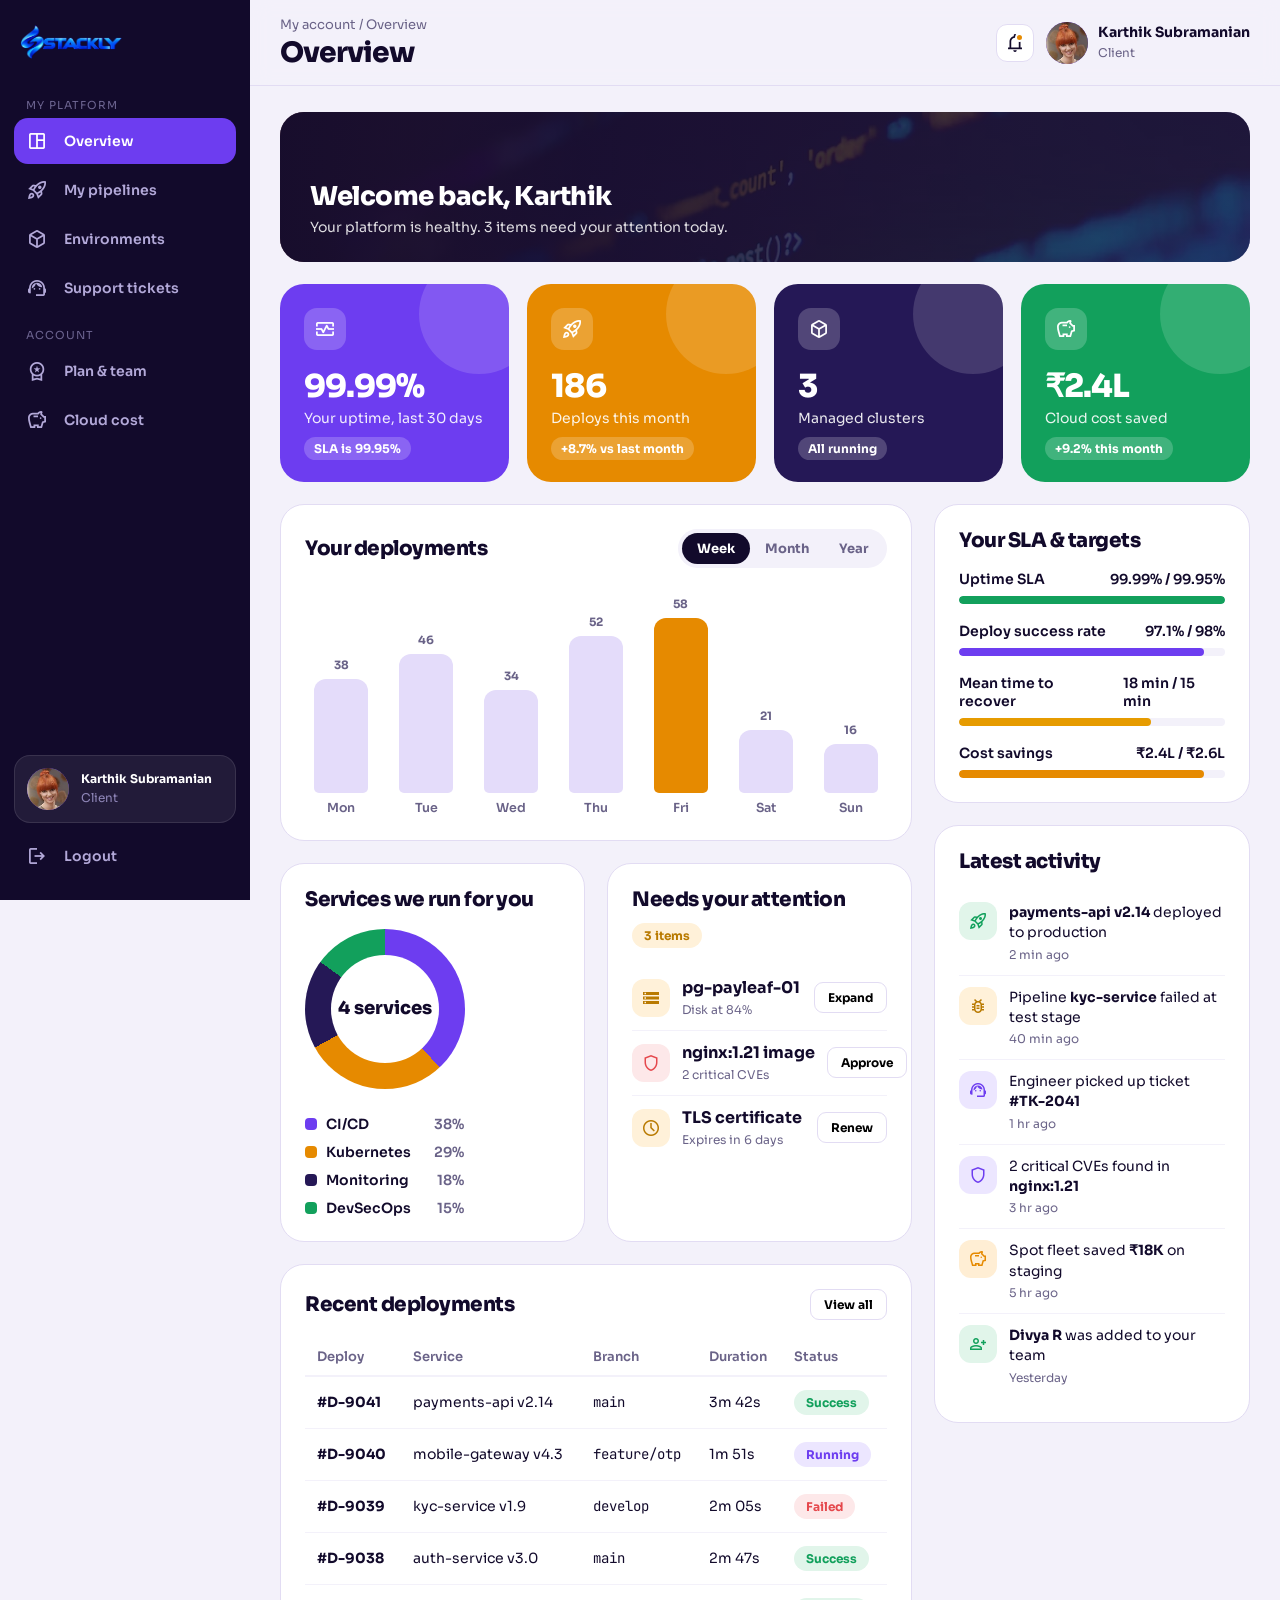
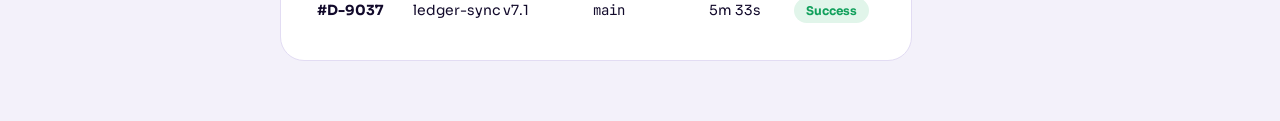
<file: client.html>
<!DOCTYPE html>
<html lang="en">
<head>
<meta charset="UTF-8">
<meta name="viewport" content="width=device-width, initial-scale=1, viewport-fit=cover">
<title>Pipeworks - Client Dashboard</title>
<link rel="preconnect" href="https://fonts.googleapis.com">
<link rel="preconnect" href="https://fonts.gstatic.com" crossorigin>
<link href="https://fonts.googleapis.com/css2?family=Sora:wght@400;600;700;800&family=JetBrains+Mono:wght@500&display=swap" rel="stylesheet">
<link rel="stylesheet" href="https://fonts.googleapis.com/css2?family=Material+Symbols+Outlined:opsz,wght,FILL,GRAD@20..48,100..700,0,-50..200">
<style>
:root{--ink:#120a2b;--ink2:#251856;--blue:#6d3df0;--blue-d:#5528d6;--orange:#e68a00;--green:#12a05c;--red:#e5484d;--amber:#e69b00;--paper:#f3f1fa;--line:#e2dcf3;--muted:#6a6388}
*{margin:0;padding:0;box-sizing:border-box}
html{overflow-x:clip}
body{font-family:"Sora",sans-serif;background:var(--paper);color:var(--ink);min-height:100vh;overflow-x:clip}
h1,h2,h3,h4{line-height:1.15}
img{display:block;max-width:100%}
button,input,select{font-family:inherit}
:focus-visible{outline:3px solid var(--orange);outline-offset:2px}
.material-symbols-outlined{font-size:22px}
.mono{font-family:"JetBrains Mono",monospace}
.rail{position:fixed;left:0;top:0;bottom:0;width:250px;background:var(--ink);color:#b3a9d9;z-index:100;display:flex;flex-direction:column;padding:18px 14px;overflow:hidden}
.brand{display:flex;align-items:center;height:48px;margin-bottom:18px;padding-left:6px}
.brand img{height:34px;width:auto;cursor:pointer}
.grp{font-size:11px;letter-spacing:1px;text-transform:uppercase;color:#6d6591;padding:14px 12px 6px}
.rail nav{flex:1 1 auto;min-height:0;overflow-y:auto;scrollbar-width:none}
.rail button.nv{display:flex;align-items:center;gap:16px;width:100%;padding:12px;border:none;background:transparent;color:inherit;font-weight:600;font-size:14px;border-radius:14px;cursor:pointer;white-space:nowrap;margin-bottom:3px;transition:.2s;text-align:left}
.rail button.nv:hover{background:rgba(255,255,255,.08);color:#fff}
.ib.burger{display:none}
.rail button.nv.active{background:var(--blue);color:#fff}
.rail .logout{margin-top:10px;border-top:1px solid #2c2058;padding-top:12px;flex-shrink:0}
.scrim{display:none}
.rail-close{display:none;width:36px;height:36px;border-radius:10px;border:1px solid rgba(255,255,255,.2);background:rgba(255,255,255,.08);color:#fff;cursor:pointer;place-items:center;margin-left:auto}
.side-user{display:flex;align-items:center;gap:12px;background:rgba(255,255,255,.07);border:1px solid rgba(255,255,255,.1);border-radius:16px;padding:12px;margin-top:10px}
.side-user .uname{font-size:12px}
.side-user b{display:block;color:#fff;font-size:14px}
.side-user small{color:#8f86b8;font-size:12px}
.main{margin-left:250px;min-height:100vh;min-width:0}
.head{position:sticky;top:0;z-index:50;background:rgba(243,241,250,.92);backdrop-filter:blur(10px);border-bottom:1px solid var(--line)}
.head-in{display:flex;align-items:center;justify-content:space-between;gap:16px;padding:16px 30px}
.burger{display:none}
.crumb{color:var(--muted);font-size:13px;margin-bottom:4px}
.head h1{font-size:28px;font-weight:800;letter-spacing:-1px}
.head-r{display:flex;align-items:center;gap:12px}
.ib{width:38px;height:38px;border-radius:11px;border:1px solid var(--line);background:#fff;display:grid;place-items:center;cursor:pointer;color:var(--ink);position:relative;transition:.2s}
.ib:hover{border-color:var(--blue);color:var(--blue)}
.ib .dot{position:absolute;top:8px;right:9px;width:9px;height:9px;border-radius:50%;background:var(--orange);border:2px solid #fff}
.me{display:flex;align-items:center;gap:10px}
.av{width:42px;height:42px;border-radius:50%;background:var(--blue);color:#fff;display:grid;place-items:center;font-weight:800;position:relative;overflow:hidden;flex-shrink:0}
.av i{font-style:normal}
.av img{position:absolute;inset:0;width:100%;height:100%;object-fit:cover}
.av.sm{width:36px;height:36px;font-size:14px;background:var(--orange)}
.me b{display:block;font-size:14px}
.me small{color:var(--muted);font-size:12px}
.pop{position:absolute;right:30px;top:72px;width:340px;background:#fff;border:1px solid var(--line);border-radius:20px;box-shadow:0 24px 50px rgba(18,10,43,.18);padding:18px;display:none}
.pop.show{display:block}
.pop h4{font-size:18px;margin-bottom:6px}
.page{padding:26px 30px 60px;min-width:0}
.view{display:none;flex-direction:column;gap:22px;min-width:0}
.view.active{display:flex}
.view>*{min-width:0;max-width:100%}
.tiles,.stats{display:grid;grid-template-columns:repeat(4,minmax(0,1fr));gap:18px}
.tile{border-radius:24px;padding:24px;color:#fff;position:relative;overflow:hidden}
.tile::after{content:"";position:absolute;right:-30px;top:-30px;width:120px;height:120px;border-radius:50%;background:rgba(255,255,255,.14)}
.tile .material-symbols-outlined{background:rgba(255,255,255,.2);border-radius:13px;padding:10px;margin-bottom:18px;position:relative;z-index:1}
.tile h3{font-size:32px;font-weight:800;letter-spacing:-1px}
.tile p{opacity:.9;margin:4px 0 10px;font-size:14px}
.tile small{background:rgba(255,255,255,.2);padding:4px 10px;border-radius:20px;font-weight:700;font-size:12px}
.t-blue{background:var(--blue)}.t-or{background:var(--orange)}.t-ink{background:var(--ink2)}.t-gr{background:var(--green)}
.stat{background:#fff;border:1px solid var(--line);border-radius:20px;padding:20px;display:flex;flex-direction:column;gap:12px}
.stat>.material-symbols-outlined{width:44px;height:44px;border-radius:13px;background:var(--paper);color:var(--blue);display:grid;place-items:center}
.stat h3{font-size:28px;font-weight:800;letter-spacing:-1px}
.stat p{color:var(--muted);font-size:14px;margin-top:3px}
.stat small{font-weight:700;font-size:13px}
.up{color:var(--green)}.dn{color:var(--red)}
.card{background:#fff;border:1px solid var(--line);border-radius:24px;padding:24px;overflow-x:auto;min-width:0}
.ch{display:flex;justify-content:space-between;align-items:center;gap:12px;flex-wrap:wrap;margin-bottom:18px}
.ch h2{font-size:20px;font-weight:800;letter-spacing:-.5px}
.layout{display:grid;grid-template-columns:minmax(0,2fr) minmax(0,1fr);gap:22px;align-items:start}
.stack{display:flex;flex-direction:column;gap:22px;min-width:0}
.two{display:grid;grid-template-columns:minmax(0,1fr) minmax(0,1fr);gap:22px}
.between{display:flex;justify-content:space-between;align-items:center;gap:10px}
.muted{color:var(--muted);font-size:13px}
.chart{display:flex;align-items:flex-end;gap:12px;height:230px;padding-top:6px}
.col{flex:1;height:100%;display:flex;flex-direction:column;justify-content:flex-end;align-items:center;gap:7px;min-width:0}
.col i{display:block;width:100%;max-width:54px;background:#e4dcfa;border-radius:12px 12px 5px 5px;transition:height .5s ease,background .2s}
.col:hover i{background:var(--blue)}
.col.hi i{background:var(--orange)}
.col span{font-size:11.5px;font-weight:700;color:var(--muted)}
.col b{font-size:12.5px;color:var(--muted);font-weight:600}
.seg{display:flex;background:var(--paper);border-radius:30px;padding:4px}
.seg button{border:none;background:transparent;padding:7px 15px;border-radius:30px;font-weight:700;font-size:13px;color:var(--muted);cursor:pointer}
.seg button.active{background:var(--ink);color:#fff}
.donut-wrap{display:flex;align-items:center;justify-content:space-between;gap:26px;flex-wrap:wrap}
.donut{width:160px;height:160px;border-radius:50%;position:relative;flex-shrink:0}
.donut::after{content:attr(data-c);position:absolute;inset:26px;background:#fff;border-radius:50%;display:grid;place-items:center;font-weight:800;font-size:18px;text-align:center;line-height:1.1;padding:6px}
.legend{display:grid;gap:10px;font-size:14px;font-weight:600}
.legend span{display:flex;align-items:center;gap:9px}
.legend i{width:12px;height:12px;border-radius:4px}
.legend em{margin-left:auto;font-style:normal;color:var(--muted);padding-left:14px}
table{width:100%;border-collapse:collapse;min-width:540px}
th{text-align:left;font-size:13px;color:var(--muted);font-weight:600;padding:10px 12px;border-bottom:2px solid var(--paper)}
td{padding:13px 12px;border-bottom:1px solid var(--paper);font-size:14px;white-space:nowrap}
tbody tr:last-child td{border-bottom:none}
tbody tr:hover{background:#faf9fe}
.cell{display:flex;align-items:center;gap:12px;min-width:max-content}
.cell b{display:block}
.cell small,td small{color:var(--muted);font-size:12px}
.badge{display:inline-block;padding:5px 12px;border-radius:30px;font-size:12px;font-weight:700}
.badge.ok{background:#e1f5ea;color:var(--green)}
.badge.blue{background:#ece6ff;color:var(--blue)}
.badge.low{background:#fff1d9;color:#b97a00}
.badge.out{background:#fde8e9;color:var(--red)}
.bar{height:8px;width:110px;background:var(--paper);border-radius:8px;overflow:hidden;margin-bottom:4px}
.bar.full{width:100%;margin:0}
.bar i{display:block;height:100%;border-radius:8px}
.bar i.ok{background:var(--green)}.bar i.low{background:var(--amber)}.bar i.out{background:var(--red)}.bar i.blue{background:var(--blue)}.bar i.or{background:var(--orange)}
select.st{border:none;border-radius:30px;padding:6px 10px;font:700 12px "Sora",sans-serif;cursor:pointer}
select.st.ok{background:#e1f5ea;color:var(--green)}
select.st.blue{background:#ece6ff;color:var(--blue)}
select.st.low{background:#fff1d9;color:#b97a00}
select.st.out{background:#fde8e9;color:var(--red)}
.row{display:flex;justify-content:space-between;align-items:center;gap:12px;padding:11px 0;border-bottom:1px solid var(--paper)}
.row:last-child{border-bottom:none}
.act{display:flex;gap:12px;padding:11px 0;border-bottom:1px solid var(--paper)}
.act:last-child{border-bottom:none}
.act p{font-size:14px;line-height:1.45}
.act small{color:var(--muted);font-size:12px}
.ic{width:38px;height:38px;border-radius:12px;display:grid;place-items:center;flex-shrink:0;font-size:20px}
.ic.blue{background:#ece6ff;color:var(--blue)}
.ic.orange{background:#ffeed4;color:var(--orange)}
.ic.red{background:#fde8e9;color:var(--red)}
.ic.amber{background:#fff1d9;color:#b97a00}
.ic.green{background:#e1f5ea;color:var(--green)}
.target{margin-bottom:18px}
.target:last-child{margin-bottom:0}
.target .between{font-size:14px;font-weight:600;margin-bottom:8px}
.dist{display:grid;grid-template-columns:110px minmax(0,1fr) 64px;gap:12px;align-items:center;font-size:14px;font-weight:600;margin-bottom:12px}
.dist span:last-child{text-align:right;color:var(--muted)}
.chips{display:flex;gap:8px;flex-wrap:wrap}
.chip{padding:8px 17px;border-radius:30px;border:1.5px solid var(--line);background:#fff;font-weight:600;font-size:13px;cursor:pointer;transition:.2s}
.chip:hover{border-color:var(--blue)}
.chip.active{background:var(--ink);border-color:var(--ink);color:#fff}
.btn{display:inline-flex;align-items:center;gap:7px;padding:11px 20px;border-radius:12px;border:none;font-weight:700;font-size:14px;cursor:pointer;transition:transform .2s,background .2s;color:#fff;background:var(--blue)}
.btn:hover{transform:translateY(-2px);background:var(--blue-d)}
.btn-sm{padding:7px 13px;border-radius:9px;border:1.5px solid var(--line);background:#fff;font-weight:700;font-size:12px;cursor:pointer;transition:.2s}
.btn-sm:hover{border-color:var(--blue);color:var(--blue)}
.empty{display:none;text-align:center;color:var(--muted);padding:28px}
.ships{display:grid;grid-template-columns:repeat(3,minmax(0,1fr));gap:18px}
.ship{border:1px solid var(--line);border-radius:20px;padding:20px;display:flex;flex-direction:column;gap:12px;min-width:0}
.ship p{color:var(--muted);font-size:14px}
.toast{position:fixed;bottom:26px;left:50%;transform:translate(-50%,30px);background:var(--ink);color:#fff;padding:14px 22px;border-radius:14px;font-weight:600;display:flex;align-items:center;gap:10px;opacity:0;pointer-events:none;transition:.3s;z-index:400}
.toast.show{opacity:1;transform:translate(-50%,0)}
.toast .material-symbols-outlined{color:#4ade80}
.ship-img{width:100%;height:120px;object-fit:cover;border-radius:14px}
.welcome{position:relative;border-radius:24px;overflow:hidden;min-height:150px;display:flex;align-items:flex-end;color:#fff;background:var(--ink2)}
.welcome img{position:absolute;inset:0;width:100%;height:100%;object-fit:cover;opacity:.45}
.welcome::before{content:"";position:absolute;inset:0;background:linear-gradient(90deg,rgba(18,10,43,.92),rgba(18,10,43,.3));z-index:1}
.welcome div{position:relative;z-index:2;padding:26px 30px}
.welcome h2{font-size:26px;font-weight:800;letter-spacing:-.5px;margin-bottom:6px}
.welcome p{font-size:14px;opacity:.85}
.toplogo{width:120px;display:none}
@media(max-width:1200px){.tiles,.stats{grid-template-columns:repeat(2,minmax(0,1fr))}.layout{grid-template-columns:minmax(0,1fr)}.ships{grid-template-columns:repeat(2,minmax(0,1fr))}}
@media(max-width:900px){.ib.burger{display:block}.rail{width:min(300px,82vw);transform:translateX(-100%);transition:transform .3s ease}.rail.open{transform:none}.scrim.show{display:block;position:fixed;inset:0;background:rgba(18,10,43,.55);z-index:90}.main{margin-left:0;width:100%}.burger,.rail-close{display:grid}.head-in{padding:12px 14px}.head h1{font-size:22px}.page{padding:18px 14px 50px}.two{grid-template-columns:minmax(0,1fr)}.pop{right:12px;left:12px;width:auto;max-height:70vh;overflow-y:auto}}
@media(max-width:560px){.tiles,.stats,.ships{grid-template-columns:minmax(0,1fr)}.crumb,#title,.head-r .me .txt{display:none}.toplogo{display:block}.page{padding:14px 10px 45px}.welcome div{padding:20px}.welcome h2{font-size:21px}.card{padding:16px;border-radius:18px}.chart{gap:7px;height:190px}.col span,.col b{font-size:10px}.dist{grid-template-columns:90px minmax(0,1fr) 56px}}
</style>
</head>
<body>
<aside class="rail" id="rail">
  <div class="brand"><img src="./src/logo.webp" class="asidelogo" alt="Pipeworks logo"><button class="rail-close" id="railClose" aria-label="Close menu"><span class="material-symbols-outlined">close</span></button></div>
  <nav id="nav">
    <div class="grp">My platform</div>
    <button class="nv active" data-view="overview"><span class="material-symbols-outlined">space_dashboard</span>Overview</button>
    <button class="nv" data-view="pipelines"><span class="material-symbols-outlined">rocket_launch</span>My pipelines</button>
    <button class="nv" data-view="clusters"><span class="material-symbols-outlined">deployed_code</span>Environments</button>
    <button class="nv" data-view="incidents"><span class="material-symbols-outlined">support_agent</span>Support tickets</button>
    <div class="grp">Account</div>
    <button class="nv" data-view="clients"><span class="material-symbols-outlined">workspace_premium</span>Plan &amp; team</button>
    <button class="nv" data-view="cost"><span class="material-symbols-outlined">savings</span>Cloud cost</button>
  </nav>
  <div class="side-user"><span class="av"><i class="ini">K</i><img src="./src/img18.webp" alt="" onerror="this.remove()"></span>
    <div><b class="uname">Karthik Subramanian</b><small>Client</small></div></div>
  <button class="nv logout" id="logout"><span class="material-symbols-outlined">logout</span>Logout</button>
</aside>
<div class="scrim" id="scrim"></div>

<div class="main">
<header class="head">
  <div class="head-in">
    <div class="between" style="gap:14px">
      <button class="ib burger" id="burger" aria-label="Open menu"><span class="material-symbols-outlined">menu</span></button>
      <div>
        <div class="crumb">My account / <span id="crumb">Overview</span></div>
        <h1 id="title">Overview</h1>
        <a href="client.html"><img src="./src/logo.webp" alt="Pipeworks logo" class="toplogo"></a>
      </div>
    </div>
    <div class="head-r">
      <button class="ib" id="bell" aria-label="Notifications"><span class="material-symbols-outlined">notifications</span><span class="dot"></span></button>
      <div class="me"><span class="av"><i class="ini">K</i><img src="./src/img18.webp" alt="" onerror="this.remove()"></span>
        <div class="txt"><b class="uname">Karthik Subramanian</b><small> Client</small></div></div>
    </div>
  </div>
  <div class="pop" id="pop">
    <h4>Notifications</h4>
    <div class="act"><span class="material-symbols-outlined ic green">rocket_launch</span><div><p><b>payments-api v2.14</b> deployed to production</p><small>2 min ago</small></div></div>
    <div class="act"><span class="material-symbols-outlined ic amber">storage</span><div><p>Disk at 84% on <b>pg-payleaf-01</b></p><small>1 hr ago</small></div></div>
    <div class="act"><span class="material-symbols-outlined ic blue">support_agent</span><div><p>Your ticket <b>#TK-2041</b> is being investigated</p><small>1 hr ago</small></div></div>
    <div class="act"><span class="material-symbols-outlined ic red">shield</span><div><p>2 critical CVEs found in <b>nginx:1.21</b></p><small>3 hr ago</small></div></div>
    <div class="act"><span class="material-symbols-outlined ic green">receipt_long</span><div><p>September invoice is ready to download</p><small>Yesterday</small></div></div>
  </div>
</header>

<main class="page">

<!-- OVERVIEW -->
<section class="view active" id="overview">
  <div class="welcome"><img src="./src/image_27.webp" alt="" onerror="this.remove()">
    <div><h2>Welcome back, <span class="uname2">Karthik</span></h2><p>Your platform is healthy. 3 items need your attention today.</p></div></div>
  <div class="tiles">
    <div class="tile t-blue"><span class="material-symbols-outlined">monitor_heart</span><h3>99.99%</h3><p>Your uptime, last 30 days</p><small>SLA is 99.95%</small></div>
    <div class="tile t-or"><span class="material-symbols-outlined">rocket_launch</span><h3>186</h3><p>Deploys this month</p><small>+8.7% vs last month</small></div>
    <div class="tile t-ink"><span class="material-symbols-outlined">deployed_code</span><h3>3</h3><p>Managed clusters</p><small>All running</small></div>
    <div class="tile t-gr"><span class="material-symbols-outlined">savings</span><h3>₹2.4L</h3><p>Cloud cost saved</p><small>+9.2% this month</small></div>
  </div>
  <div class="layout">
    <div class="stack">
      <div class="card">
        <div class="ch"><h2>Your deployments</h2>
          <div class="seg" id="range"><button class="active" data-r="week">Week</button><button data-r="month">Month</button><button data-r="year">Year</button></div></div>
        <div class="chart" id="chart"></div>
      </div>
      <div class="two">
        <div class="card">
          <div class="ch"><h2>Services we run for you</h2></div>
          <div class="donut-wrap">
            <div class="donut" data-c="4 services" style="background:conic-gradient(var(--blue) 0 38%,var(--orange) 38% 67%,var(--ink2) 67% 85%,var(--green) 85% 100%)"></div>
            <div class="legend"><span><i style="background:var(--blue)"></i>CI/CD<em>38%</em></span><span><i style="background:var(--orange)"></i>Kubernetes<em>29%</em></span><span><i style="background:var(--ink2)"></i>Monitoring<em>18%</em></span><span><i style="background:var(--green)"></i>DevSecOps<em>15%</em></span></div>
          </div>
        </div>
        <div class="card">
          <div class="ch"><h2>Needs your attention</h2><span class="badge low">3 items</span></div>
          <div class="row"><div class="cell"><span class="material-symbols-outlined ic amber">storage</span><div><b>pg-payleaf-01</b><small>Disk at 84%</small></div></div><button class="btn-sm errorpage">Expand</button></div>
          <div class="row"><div class="cell"><span class="material-symbols-outlined ic red">shield</span><div><b>nginx:1.21 image</b><small>2 critical CVEs</small></div></div><button class="btn-sm errorpage">Approve</button></div>
          <div class="row"><div class="cell"><span class="material-symbols-outlined ic amber">schedule</span><div><b>TLS certificate</b><small>Expires in 6 days</small></div></div><button class="btn-sm errorpage">Renew</button></div>
        </div>
      </div>
      <div class="card">
        <div class="ch"><h2>Recent deployments</h2><button class="btn-sm errorpage">View all</button></div>
        <table>
          <thead><tr><th>Deploy</th><th>Service</th><th>Branch</th><th>Duration</th><th>Status</th></tr></thead>
          <tbody>
            <tr><td><b>#D-9041</b></td><td>payments-api v2.14</td><td class="mono">main</td><td>3m 42s</td><td><span class="badge ok">Success</span></td></tr>
            <tr><td><b>#D-9040</b></td><td>mobile-gateway v4.3</td><td class="mono">feature/otp</td><td>1m 51s</td><td><span class="badge blue">Running</span></td></tr>
            <tr><td><b>#D-9039</b></td><td>kyc-service v1.9</td><td class="mono">develop</td><td>2m 05s</td><td><span class="badge out">Failed</span></td></tr>
            <tr><td><b>#D-9038</b></td><td>auth-service v3.0</td><td class="mono">main</td><td>2m 47s</td><td><span class="badge ok">Success</span></td></tr>
            <tr><td><b>#D-9037</b></td><td>ledger-sync v7.1</td><td class="mono">main</td><td>5m 33s</td><td><span class="badge ok">Success</span></td></tr>
          </tbody>
        </table>
      </div>
    </div>
    <div class="stack">
      <div class="card">
        <div class="ch"><h2>Your SLA &amp; targets</h2></div>
        <div class="target"><div class="between"><span>Uptime SLA</span><span>99.99% / 99.95%</span></div><div class="bar full"><i class="ok" style="width:100%"></i></div></div>
        <div class="target"><div class="between"><span>Deploy success rate</span><span>97.1% / 98%</span></div><div class="bar full"><i class="blue" style="width:92%"></i></div></div>
        <div class="target"><div class="between"><span>Mean time to recover</span><span>18 min / 15 min</span></div><div class="bar full"><i class="low" style="width:72%"></i></div></div>
        <div class="target"><div class="between"><span>Cost savings</span><span>₹2.4L / ₹2.6L</span></div><div class="bar full"><i class="or" style="width:92%"></i></div></div>
      </div>
      <div class="card">
        <div class="ch"><h2>Latest activity</h2></div>
        <div class="act"><span class="material-symbols-outlined ic green">rocket_launch</span><div><p><b>payments-api v2.14</b> deployed to production</p><small>2 min ago</small></div></div>
        <div class="act"><span class="material-symbols-outlined ic amber">bug_report</span><div><p>Pipeline <b>kyc-service</b> failed at test stage</p><small>40 min ago</small></div></div>
        <div class="act"><span class="material-symbols-outlined ic blue">support_agent</span><div><p>Engineer picked up ticket <b>#TK-2041</b></p><small>1 hr ago</small></div></div>
        <div class="act"><span class="material-symbols-outlined ic blue">shield</span><div><p>2 critical CVEs found in <b>nginx:1.21</b></p><small>3 hr ago</small></div></div>
        <div class="act"><span class="material-symbols-outlined ic orange">savings</span><div><p>Spot fleet saved <b>₹18K</b> on staging</p><small>5 hr ago</small></div></div>
        <div class="act"><span class="material-symbols-outlined ic green">person_add</span><div><p><b>Divya R</b> was added to your team</p><small>Yesterday</small></div></div>
      </div>
    </div>
  </div>
</section>

<!-- PIPELINES -->
<section class="view" id="pipelines">
  <div class="stats">
    <div class="stat"><span class="material-symbols-outlined">account_tree</span><div><h3>24</h3><p>Active pipelines</p></div><small class="up">+2 this month</small></div>
    <div class="stat"><span class="material-symbols-outlined">task_alt</span><div><h3>97.1%</h3><p>Success rate</p></div><small class="up">+1.4% this month</small></div>
    <div class="stat"><span class="material-symbols-outlined">timer</span><div><h3>3m 31s</h3><p>Average build time</p></div><small class="up">-18s vs last month</small></div>
    <div class="stat"><span class="material-symbols-outlined">error</span><div><h3>1</h3><p>Failed today</p></div><small class="dn">Needs attention</small></div>
  </div>
  <div class="card">
    <div class="ch"><h2>My pipelines</h2>
      <div class="chips" id="pipeChips"><button class="chip active" data-f="all">All</button><button class="chip" data-f="success">Success</button><button class="chip" data-f="running">Running</button><button class="chip" data-f="failed">Failed</button></div>
      <button class="btn errorpage"><span class="material-symbols-outlined">add</span>Request pipeline</button></div>
    <table>
      <thead><tr><th>Pipeline</th><th>Branch</th><th>Tool</th><th>Duration</th><th>Last run</th><th>Status</th></tr></thead>
      <tbody class="s" id="pipeBody">
        <tr data-status="success"><td><div class="cell"><span class="material-symbols-outlined ic blue">rocket_launch</span><div><b>payments-api</b><small>PL-1001</small></div></div></td><td class="mono">main</td><td>GitHub Actions</td><td>3m 42s</td><td>2 min ago</td><td><span class="badge ok">Success</span></td></tr>
        <tr data-status="running"><td><div class="cell"><span class="material-symbols-outlined ic blue">rocket_launch</span><div><b>mobile-gateway</b><small>PL-1006</small></div></div></td><td class="mono">feature/otp</td><td>GitHub Actions</td><td>1m 51s</td><td>Running now</td><td><span class="badge blue">Running</span></td></tr>
        <tr data-status="failed"><td><div class="cell"><span class="material-symbols-outlined ic red">rocket_launch</span><div><b>kyc-service</b><small>PL-1003</small></div></div></td><td class="mono">develop</td><td>GitHub Actions</td><td>2m 05s</td><td>40 min ago</td><td><span class="badge out">Failed</span></td></tr>
        <tr data-status="success"><td><div class="cell"><span class="material-symbols-outlined ic blue">rocket_launch</span><div><b>auth-service</b><small>PL-1008</small></div></div></td><td class="mono">main</td><td>ArgoCD</td><td>2m 47s</td><td>4 hr ago</td><td><span class="badge ok">Success</span></td></tr>
        <tr data-status="success"><td><div class="cell"><span class="material-symbols-outlined ic blue">rocket_launch</span><div><b>ledger-sync</b><small>PL-1005</small></div></div></td><td class="mono">main</td><td>Jenkins</td><td>5m 33s</td><td>5 hr ago</td><td><span class="badge ok">Success</span></td></tr>
        <tr data-status="running"><td><div class="cell"><span class="material-symbols-outlined ic blue">rocket_launch</span><div><b>notification-svc</b><small>PL-1009</small></div></div></td><td class="mono">release/2.8</td><td>Jenkins</td><td>2m 12s</td><td>Running now</td><td><span class="badge blue">Running</span></td></tr>
        <tr data-status="success"><td><div class="cell"><span class="material-symbols-outlined ic blue">rocket_launch</span><div><b>webhook-relay</b><small>PL-1010</small></div></div></td><td class="mono">main</td><td>GitHub Actions</td><td>1m 38s</td><td>Yesterday</td><td><span class="badge ok">Success</span></td></tr>
        <tr data-status="success"><td><div class="cell"><span class="material-symbols-outlined ic blue">rocket_launch</span><div><b>reports-worker</b><small>PL-1011</small></div></div></td><td class="mono">main</td><td>ArgoCD</td><td>3m 02s</td><td>Yesterday</td><td><span class="badge ok">Success</span></td></tr>
      </tbody>
    </table>
    <p class="empty">No pipelines match your filter.</p>
  </div>
</section>

<!-- ENVIRONMENTS -->
<section class="view" id="clusters">
  <div class="stats">
    <div class="stat"><span class="material-symbols-outlined">deployed_code</span><div><h3>3</h3><p>Your clusters</p></div><small class="up">Production, staging, DR</small></div>
    <div class="stat"><span class="material-symbols-outlined">dns</span><div><h3>44</h3><p>Nodes running</p></div><small class="up">Autoscaling on</small></div>
    <div class="stat"><span class="material-symbols-outlined">memory</span><div><h3>47%</h3><p>Average CPU use</p></div><small class="up">Healthy range</small></div>
    <div class="stat"><span class="material-symbols-outlined">warning</span><div><h3>1</h3><p>Needs attention</p></div><small class="dn">Disk at 84%</small></div>
  </div>
  <div class="card">
    <div class="ch"><h2>Environment health</h2></div>
    <div class="ships">
      <div class="ship"><img class="ship-img" src="./src/image_15.webp" alt="Server racks" loading="lazy" onerror="this.remove()">
        <div class="between"><b>eks-payleaf-prod</b><span class="badge ok">Healthy</span></div><p>AWS, ap-south-1, 24 nodes</p>
        <div class="bar full"><i class="ok" style="width:52%"></i></div><div class="between muted"><span>CPU 52%</span><span>K8s 1.30</span></div></div>
      <div class="ship"><img class="ship-img" src="./src/image_16.webp" alt="Cloud network" loading="lazy" onerror="this.remove()">
        <div class="between"><b>eks-payleaf-stage</b><span class="badge ok">Healthy</span></div><p>AWS, ap-south-1, 8 nodes</p>
        <div class="bar full"><i class="ok" style="width:36%"></i></div><div class="between muted"><span>CPU 36%</span><span>K8s 1.30</span></div></div>
      <div class="ship"><img class="ship-img" src="./src/image_17.webp" alt="Data center" loading="lazy" onerror="this.remove()">
        <div class="between"><b>eks-payleaf-dr</b><span class="badge low">Disk warning</span></div><p>AWS, ap-south-2, 12 nodes</p>
        <div class="bar full"><i class="low" style="width:84%"></i></div><div class="between muted"><span>Disk 84%</span><span>K8s 1.29</span></div></div>
    </div>
  </div>
  <div class="card">
    <div class="ch"><h2>Environment summary</h2></div>
    <table>
      <thead><tr><th>Environment</th><th>Region</th><th>Nodes</th><th>Monthly spend</th><th>Savings found</th></tr></thead>
      <tbody>
        <tr><td><b>Production</b></td><td>Mumbai (ap-south-1)</td><td>24</td><td>₹3.2L</td><td>₹1.6L</td></tr>
        <tr><td><b>Staging</b></td><td>Mumbai (ap-south-1)</td><td>8</td><td>₹0.9L</td><td>₹0.5L</td></tr>
        <tr><td><b>Disaster recovery</b></td><td>Hyderabad (ap-south-2)</td><td>12</td><td>₹0.7L</td><td>₹0.3L</td></tr>
      </tbody>
    </table>
  </div>
</section>

<!-- SUPPORT TICKETS -->
<section class="view" id="incidents">
  <div class="stats">
    <div class="stat"><span class="material-symbols-outlined">confirmation_number</span><div><h3>5</h3><p>Tickets this month</p></div><small class="up">-28% vs last month</small></div>
    <div class="stat"><span class="material-symbols-outlined">pending_actions</span><div><h3>2</h3><p>Open now</p></div><small class="dn">1 medium priority</small></div>
    <div class="stat"><span class="material-symbols-outlined">timer</span><div><h3>18 min</h3><p>Mean time to recover</p></div><small class="up">-4 min this month</small></div>
    <div class="stat"><span class="material-symbols-outlined">support_agent</span><div><h3>12 min</h3><p>Average response</p></div><small class="up">Within SLA</small></div>
  </div>
  <div class="card">
    <div class="ch"><h2>My support tickets</h2>
      <div class="chips" id="incChips"><button class="chip active" data-f="all">All</button><button class="chip" data-f="open">Open</button><button class="chip" data-f="investigating">Investigating</button><button class="chip" data-f="resolved">Resolved</button></div>
      <button class="btn errorpage"><span class="material-symbols-outlined">add</span>Raise ticket</button></div>
    <table>
      <thead><tr><th>Ticket</th><th>Issue</th><th>Priority</th><th>Assigned to</th><th>Opened</th><th>Status</th></tr></thead>
      <tbody class="s" id="incBody">
        <tr data-status="investigating"><td><b>#TK-2041</b></td><td>Database disk at 84%</td><td><span class="badge low">Medium</span></td><td>Rahul M</td><td>1 hr ago</td><td><select class="st blue"><option>Open</option><option selected>Investigating</option><option>Resolved</option></select></td></tr>
        <tr data-status="open"><td><b>#TK-2040</b></td><td>kyc-service failing at test stage</td><td><span class="badge low">Medium</span></td><td>Sneha K</td><td>2 hr ago</td><td><select class="st out"><option selected>Open</option><option>Investigating</option><option>Resolved</option></select></td></tr>
        <tr data-status="resolved"><td><b>#TK-2037</b></td><td>Ingress 502 errors on payments-api</td><td><span class="badge out">High</span></td><td>Rahul M</td><td>Yesterday</td><td><select class="st ok"><option>Open</option><option>Investigating</option><option selected>Resolved</option></select></td></tr>
        <tr data-status="resolved"><td><b>#TK-2034</b></td><td>Failed node in worker pool</td><td><span class="badge ok">Low</span></td><td>Sneha K</td><td>3 days ago</td><td><select class="st ok"><option>Open</option><option>Investigating</option><option selected>Resolved</option></select></td></tr>
        <tr data-status="resolved"><td><b>#TK-2030</b></td><td>Add new developer to Git access</td><td><span class="badge ok">Low</span></td><td>Arun Kumar</td><td>5 days ago</td><td><select class="st ok"><option>Open</option><option>Investigating</option><option selected>Resolved</option></select></td></tr>
      </tbody>
    </table>
    <p class="empty">No tickets match your filter.</p>
  </div>
</section>

<!-- PLAN & TEAM -->
<section class="view" id="clients">
  <div class="stats">
    <div class="stat"><span class="material-symbols-outlined">workspace_premium</span><div><h3>Growth</h3><p>Current plan</p></div><small class="up">Active</small></div>
    <div class="stat"><span class="material-symbols-outlined">receipt_long</span><div><h3>₹1,29,999</h3><p>Monthly fee</p></div><small class="up">Next invoice 1 Nov</small></div>
    <div class="stat"><span class="material-symbols-outlined">group</span><div><h3>12</h3><p>Team members</p></div><small class="up">+1 this month</small></div>
    <div class="stat"><span class="material-symbols-outlined">autorenew</span><div><h3>14 Jan</h3><p>Plan renewal</p></div><small class="up">Auto-renew on</small></div>
  </div>
  <div class="two">
    <div class="card">
      <div class="ch"><h2>Plan usage</h2><span class="badge low">Growth</span></div>
      <div class="dist"><span>Pipelines</span><div class="bar full"><i class="blue" style="width:60%"></i></div><span>24/40</span></div>
      <div class="dist"><span>Clusters</span><div class="bar full"><i class="blue" style="width:60%"></i></div><span>3/5</span></div>
      <div class="dist"><span>Team seats</span><div class="bar full"><i class="or" style="width:80%"></i></div><span>12/15</span></div>
      <div class="dist"><span>Support hrs</span><div class="bar full"><i class="blue" style="width:45%"></i></div><span>18/40</span></div>
      <button class="btn errorpage" style="margin-top:8px"><span class="material-symbols-outlined">upgrade</span>Upgrade plan</button>
    </div>
    <div class="card">
      <div class="ch"><h2>Your Pipeworks team</h2></div>
      <div class="row"><div class="cell"><span class="av sm"><i>R</i></span><div><b>Rahul M</b><small>Lead DevOps engineer</small></div></div><span class="badge ok">Online</span></div>
      <div class="row"><div class="cell"><span class="av sm"><i>S</i></span><div><b>Sneha K</b><small>Kubernetes engineer</small></div></div><span class="badge ok">Online</span></div>
      <div class="row"><div class="cell"><span class="av sm"><i>A</i></span><div><b>Arun Kumar</b><small>Account manager</small></div></div><span class="badge blue">Away</span></div>
      <div class="row"><div class="cell"><span class="av sm"><i>V</i></span><div><b>Vikram S</b><small>DevSecOps engineer</small></div></div><span class="badge blue">Away</span></div>
    </div>
  </div>
  <div class="card">
    <div class="ch"><h2>Your team access</h2><button class="btn-sm errorpage">Invite member</button></div>
    <table>
      <thead><tr><th>Member</th><th>Role</th><th>Access</th><th>Last active</th></tr></thead>
      <tbody>
        <tr><td><div class="cell"><span class="av sm"><i>K</i></span><b>Karthik Subramanian</b></div></td><td>Client admin</td><td><span class="badge blue">Full access</span></td><td>Now</td></tr>
        <tr><td><div class="cell"><span class="av sm"><i>D</i></span><b>Divya R</b></div></td><td>Engineering manager</td><td><span class="badge low">Deploy</span></td><td>10 min ago</td></tr>
        <tr><td><div class="cell"><span class="av sm"><i>M</i></span><b>Manoj P</b></div></td><td>Backend developer</td><td><span class="badge ok">View only</span></td><td>2 hr ago</td></tr>
        <tr><td><div class="cell"><span class="av sm"><i>L</i></span><b>Lakshmi N</b></div></td><td>Finance lead</td><td><span class="badge ok">Billing only</span></td><td>Yesterday</td></tr>
      </tbody>
    </table>
  </div>
</section>

<!-- CLOUD COST -->
<section class="view" id="cost">
  <div class="stats">
    <div class="stat"><span class="material-symbols-outlined">payments</span><div><h3>₹4.8L</h3><p>Your cloud spend</p></div><small class="up">-9.2% vs last month</small></div>
    <div class="stat"><span class="material-symbols-outlined">savings</span><div><h3>₹2.4L</h3><p>Savings this month</p></div><small class="up">+₹0.2L vs last month</small></div>
    <div class="stat"><span class="material-symbols-outlined">percent</span><div><h3>33%</h3><p>Average cost reduction</p></div><small class="up">+2.4% this month</small></div>
    <div class="stat"><span class="material-symbols-outlined">delete_sweep</span><div><h3>27</h3><p>Idle resources removed</p></div><small class="up">+6 this week</small></div>
  </div>
  <div class="two">
    <div class="card">
      <div class="ch"><h2>Your savings by month</h2><span class="badge blue">2026</span></div>
      <div class="chart" id="chartYear"></div>
    </div>
    <div class="card">
      <div class="ch"><h2>Spend by environment</h2></div>
      <div class="donut-wrap">
        <div class="donut" data-c="Prod 67%" style="background:conic-gradient(var(--blue) 0 67%,var(--orange) 67% 86%,var(--green) 86% 100%)"></div>
        <div class="legend"><span><i style="background:var(--blue)"></i>Production<em>67%</em></span><span><i style="background:var(--orange)"></i>Staging<em>19%</em></span><span><i style="background:var(--green)"></i>DR<em>14%</em></span></div>
      </div>
    </div>
  </div>
  <div class="two">
    <div class="card">
      <div class="ch"><h2>Spend by service</h2></div>
      <div class="dist"><span>EKS compute</span><div class="bar full"><i class="blue" style="width:90%"></i></div><span>₹2.2L</span></div>
      <div class="dist"><span>Databases</span><div class="bar full"><i class="blue" style="width:55%"></i></div><span>₹1.3L</span></div>
      <div class="dist"><span>Storage</span><div class="bar full"><i class="blue" style="width:25%"></i></div><span>₹0.6L</span></div>
      <div class="dist"><span>Network</span><div class="bar full"><i class="blue" style="width:16%"></i></div><span>₹0.4L</span></div>
      <div class="dist"><span>Others</span><div class="bar full"><i class="blue" style="width:12%"></i></div><span>₹0.3L</span></div>
    </div>
    <div class="card">
      <div class="ch"><h2>Where your savings come from</h2></div>
      <div class="dist"><span>Right-sizing</span><div class="bar full"><i class="or" style="width:44%"></i></div><span>44%</span></div>
      <div class="dist"><span>Spot fleets</span><div class="bar full"><i class="or" style="width:28%"></i></div><span>28%</span></div>
      <div class="dist"><span>Idle cleanup</span><div class="bar full"><i class="or" style="width:16%"></i></div><span>16%</span></div>
      <div class="dist"><span>Reserved plans</span><div class="bar full"><i class="or" style="width:12%"></i></div><span>12%</span></div>
    </div>
  </div>
</section>

</main>
</div>

<div class="toast" id="toast"><span class="material-symbols-outlined">check_circle</span><span id="toastMsg"></span></div>

<script>
const $=s=>document.querySelector(s),$$=s=>document.querySelectorAll(s);
const titles={overview:"Overview",pipelines:"My pipelines",clusters:"Environments",incidents:"Support tickets",clients:"Plan & team",cost:"Cloud cost"};
let tt;function toast(m){$("#toastMsg").textContent=m;$("#toast").classList.add("show");clearTimeout(tt);tt=setTimeout(()=>$("#toast").classList.remove("show"),2600)}

function showView(id){
  $$(".view").forEach(v=>v.classList.toggle("active",v.id===id));
  $$("#nav .nv").forEach(b=>b.classList.toggle("active",b.dataset.view===id));
  $("#title").textContent=titles[id];$("#crumb").textContent=titles[id];
  runFilters();closeRail();$("#pop").classList.remove("show");
  window.scrollTo({top:0,behavior:"smooth"});
}
$$("#nav .nv").forEach(b=>b.addEventListener("click",()=>showView(b.dataset.view)));
function closeRail(){$("#rail").classList.remove("open");$("#scrim").classList.remove("show")}
$("#burger").addEventListener("click",()=>{$("#rail").classList.add("open");$("#scrim").classList.add("show")});
$("#scrim").addEventListener("click",closeRail);
$("#railClose").addEventListener("click",closeRail);
$("#logout").addEventListener("click",()=>{window.location.href="index.html"});
$(".asidelogo").addEventListener("click",()=>{location.href="client.html"});

try{const e=localStorage.getItem("useremail");if(e)$$(".uname").forEach(n=>n.textContent=e)}catch(e){}
$$(".uname2").forEach(n=>n.textContent=$(".uname").textContent.split(" ")[0]);
const initial=$(".uname").textContent.trim().charAt(0).toUpperCase();
$$(".av .ini").forEach(i=>i.textContent=initial);

$("#bell").addEventListener("click",e=>{e.stopPropagation();$("#pop").classList.toggle("show")});
document.addEventListener("click",e=>{if(!e.target.closest("#pop"))$("#pop").classList.remove("show")});
document.addEventListener("keydown",e=>{if(e.key==="Escape")$("#pop").classList.remove("show")});

function draw(el,labels,vals,unit,hi){
  const max=Math.max(...vals);
  el.innerHTML=labels.map((l,i)=>'<div class="col'+(i===hi?' hi':'')+'"><span>'+unit.pre+vals[i]+unit.suf+'</span><i style="height:'+Math.round(vals[i]/max*78)+'%"></i><b>'+l+'</b></div>').join("");
}
const months=["Jan","Feb","Mar","Apr","May","Jun","Jul","Aug","Sep","Oct"];
const data={
  week:{l:["Mon","Tue","Wed","Thu","Fri","Sat","Sun"],v:[38,46,34,52,58,21,16],u:{pre:"",suf:""},h:4},
  month:{l:["W1","W2","W3","W4","W5","W6"],v:[34,41,38,46,44,52],u:{pre:"",suf:""},h:5},
  year:{l:months,v:[112,128,135,141,150,158,164,172,178,186],u:{pre:"",suf:""},h:9}
};
const savings={l:months,v:[0.9,1.1,1.3,1.4,1.6,1.8,2.0,2.1,2.3,2.4],u:{pre:"₹",suf:"L"},h:9};
function setRange(r){const d=data[r];draw($("#chart"),d.l,d.v,d.u,d.h)}
$$("#range button").forEach(b=>b.addEventListener("click",()=>{$$("#range button").forEach(x=>x.classList.remove("active"));b.classList.add("active");setRange(b.dataset.r)}));
setRange("week");
draw($("#chartYear"),savings.l,savings.v,savings.u,savings.h);

const filt={pipeBody:"all",incBody:"all"};
function runFilters(){
  $$(".view.active tbody.s").forEach(body=>{
    let n=0;
    [...body.rows].forEach(r=>{const ok=filt[body.id]==="all"||r.dataset.status===filt[body.id];r.style.display=ok?"":"none";if(ok)n++});
    const em=body.closest(".card").querySelector(".empty");if(em)em.style.display=n?"none":"block";
  });
}
[["#pipeChips","pipeBody"],["#incChips","incBody"]].forEach(([sel,key])=>$$(sel+" .chip").forEach(c=>c.addEventListener("click",()=>{
  $$(sel+" .chip").forEach(x=>x.classList.remove("active"));c.classList.add("active");filt[key]=c.dataset.f;runFilters();
})));

const cls={open:"out",investigating:"blue",resolved:"ok"};
document.addEventListener("change",e=>{
  if(e.target.classList.contains("st")){
    const v=e.target.value.toLowerCase();
    e.target.className="st "+cls[v];
    e.target.closest("tr").dataset.status=v;
    toast("Ticket status updated to "+e.target.value);runFilters();
  }
});

$$(".errorpage").forEach(el=>el.addEventListener("click",()=>location.href="404.html"));
</script>
</body>
</html>
</file>
